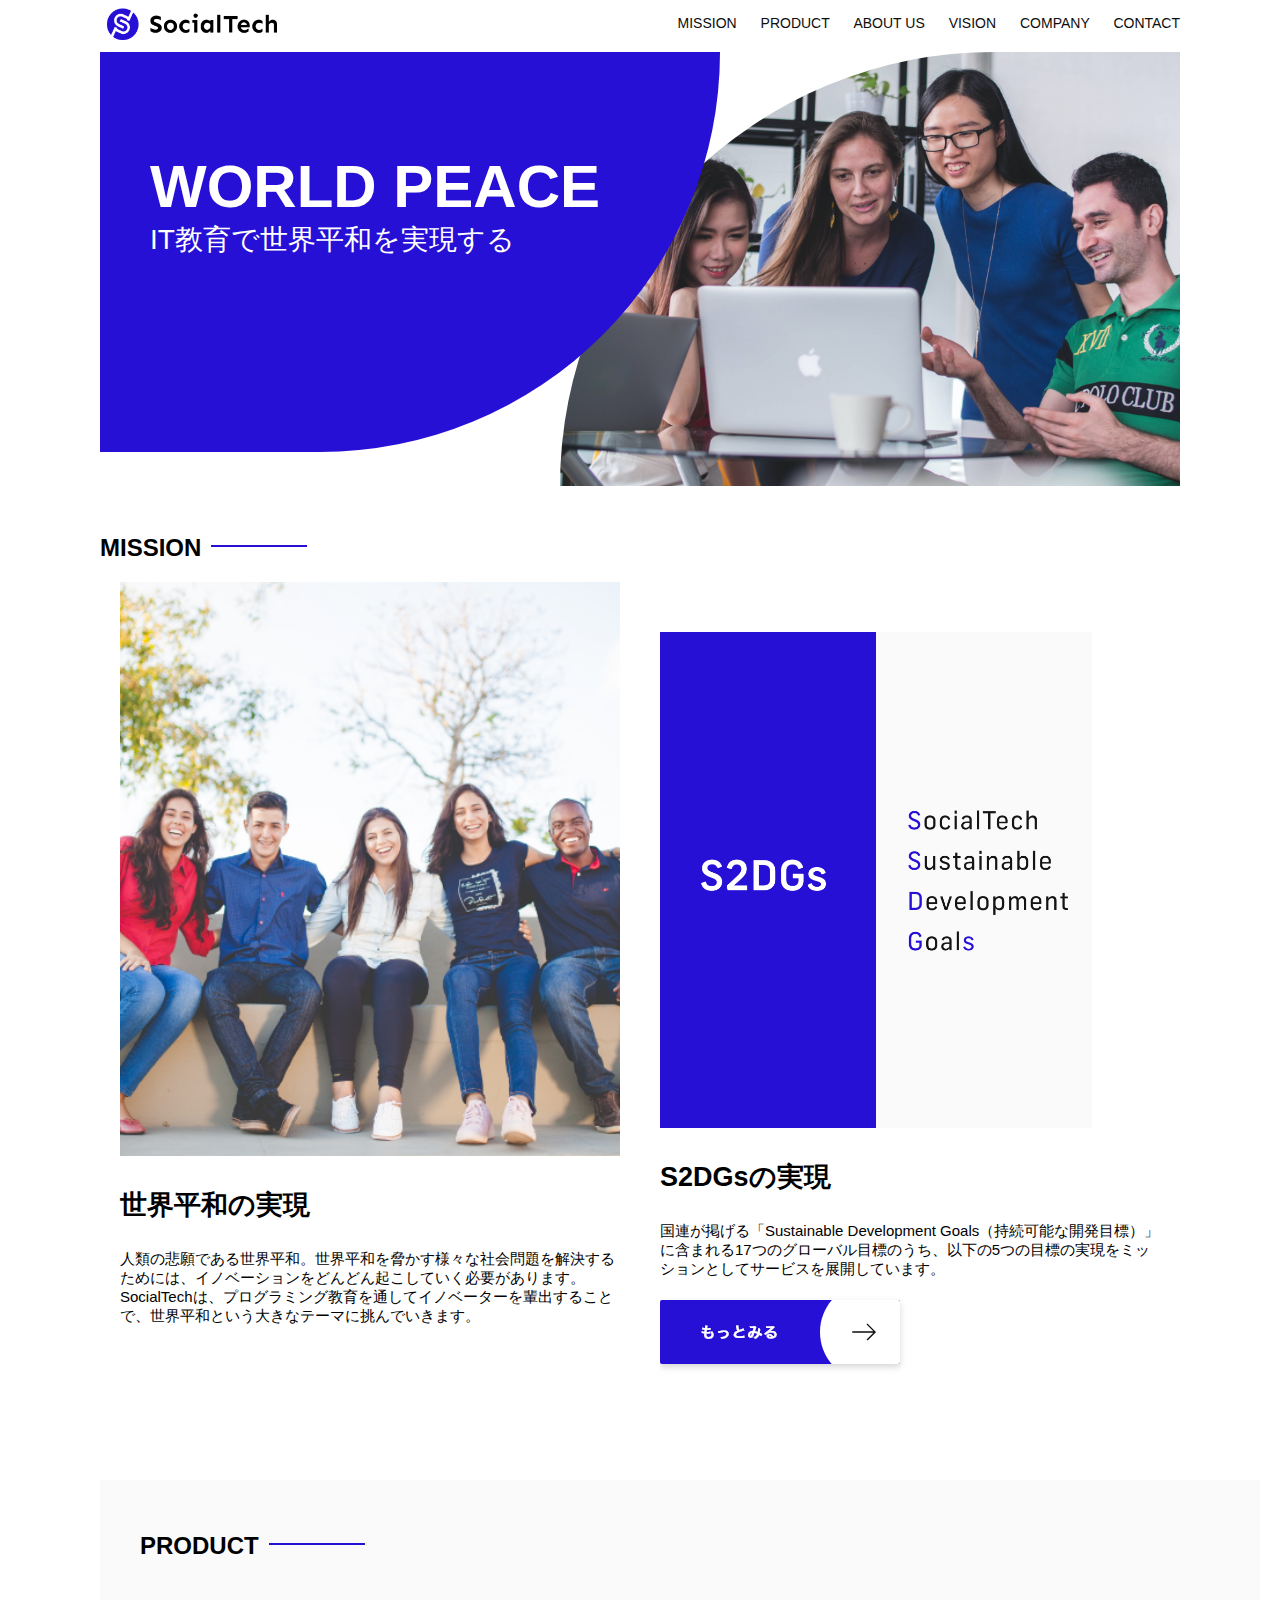
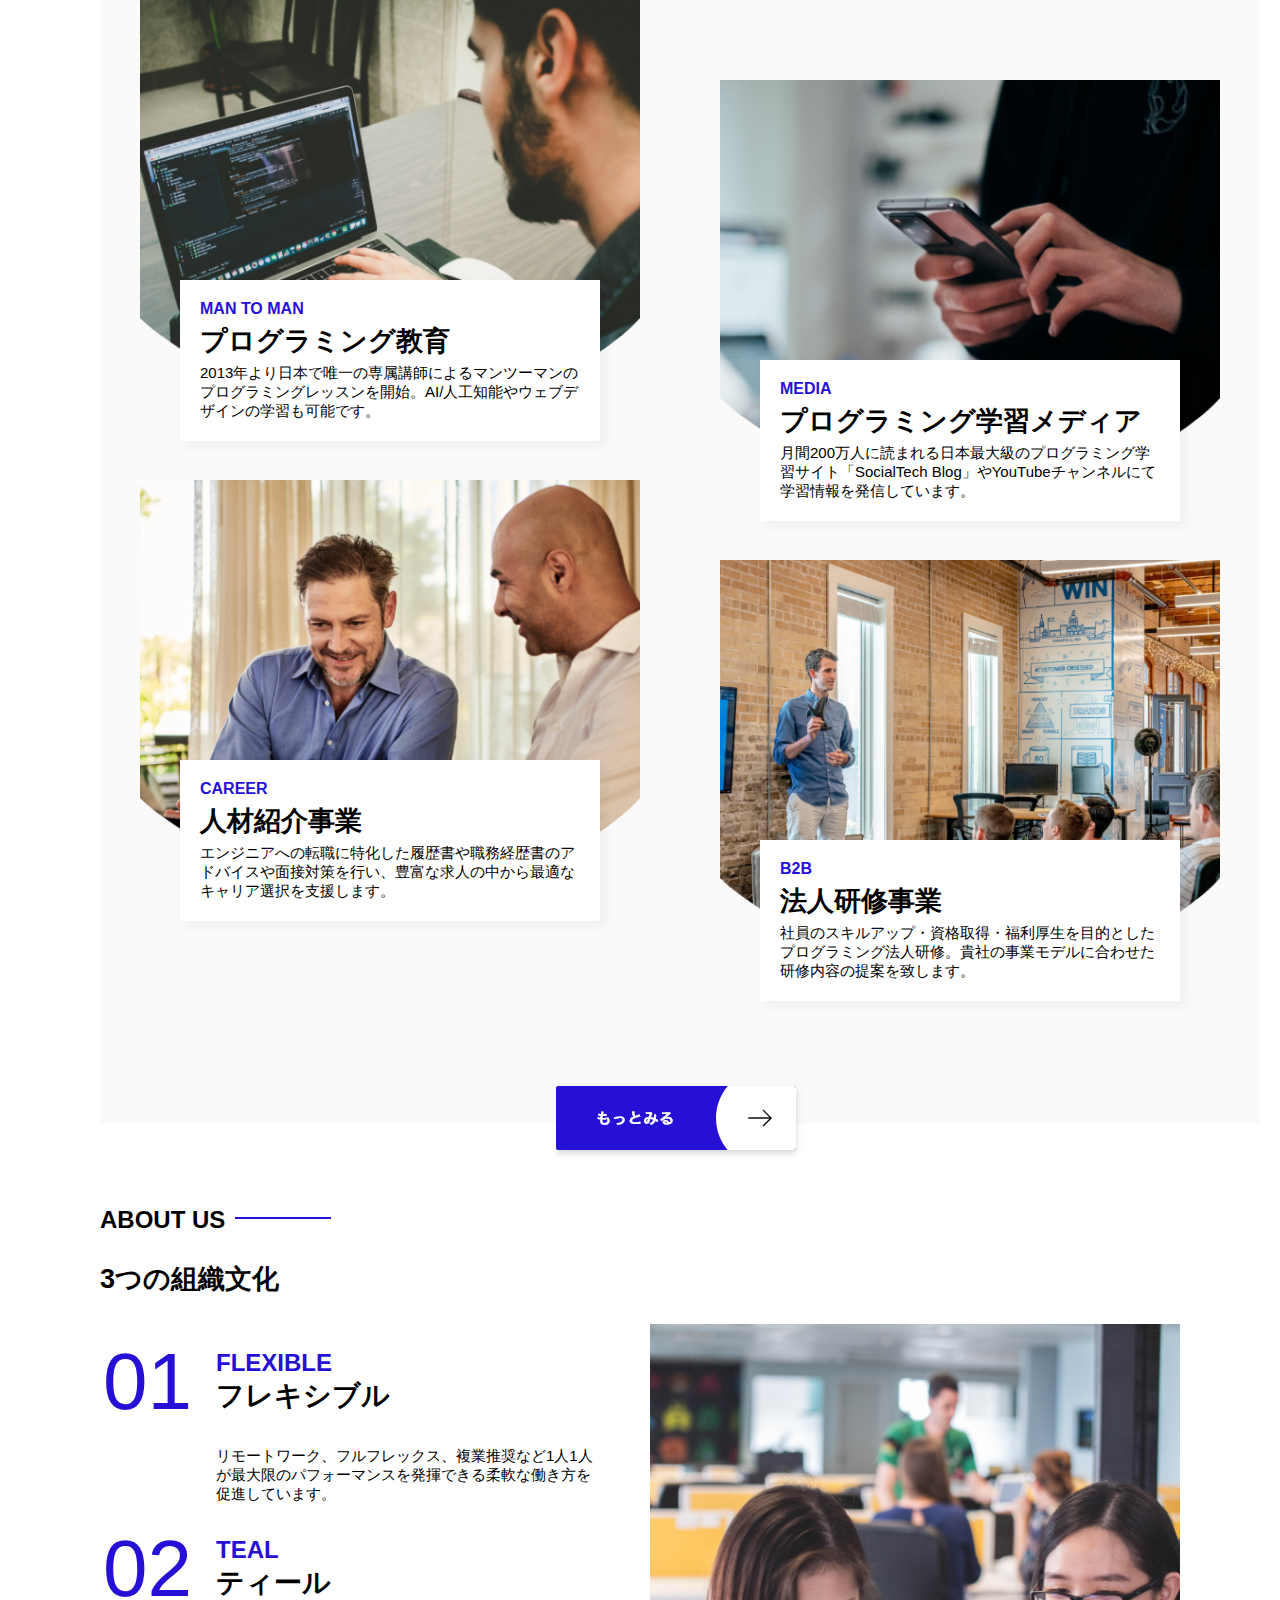
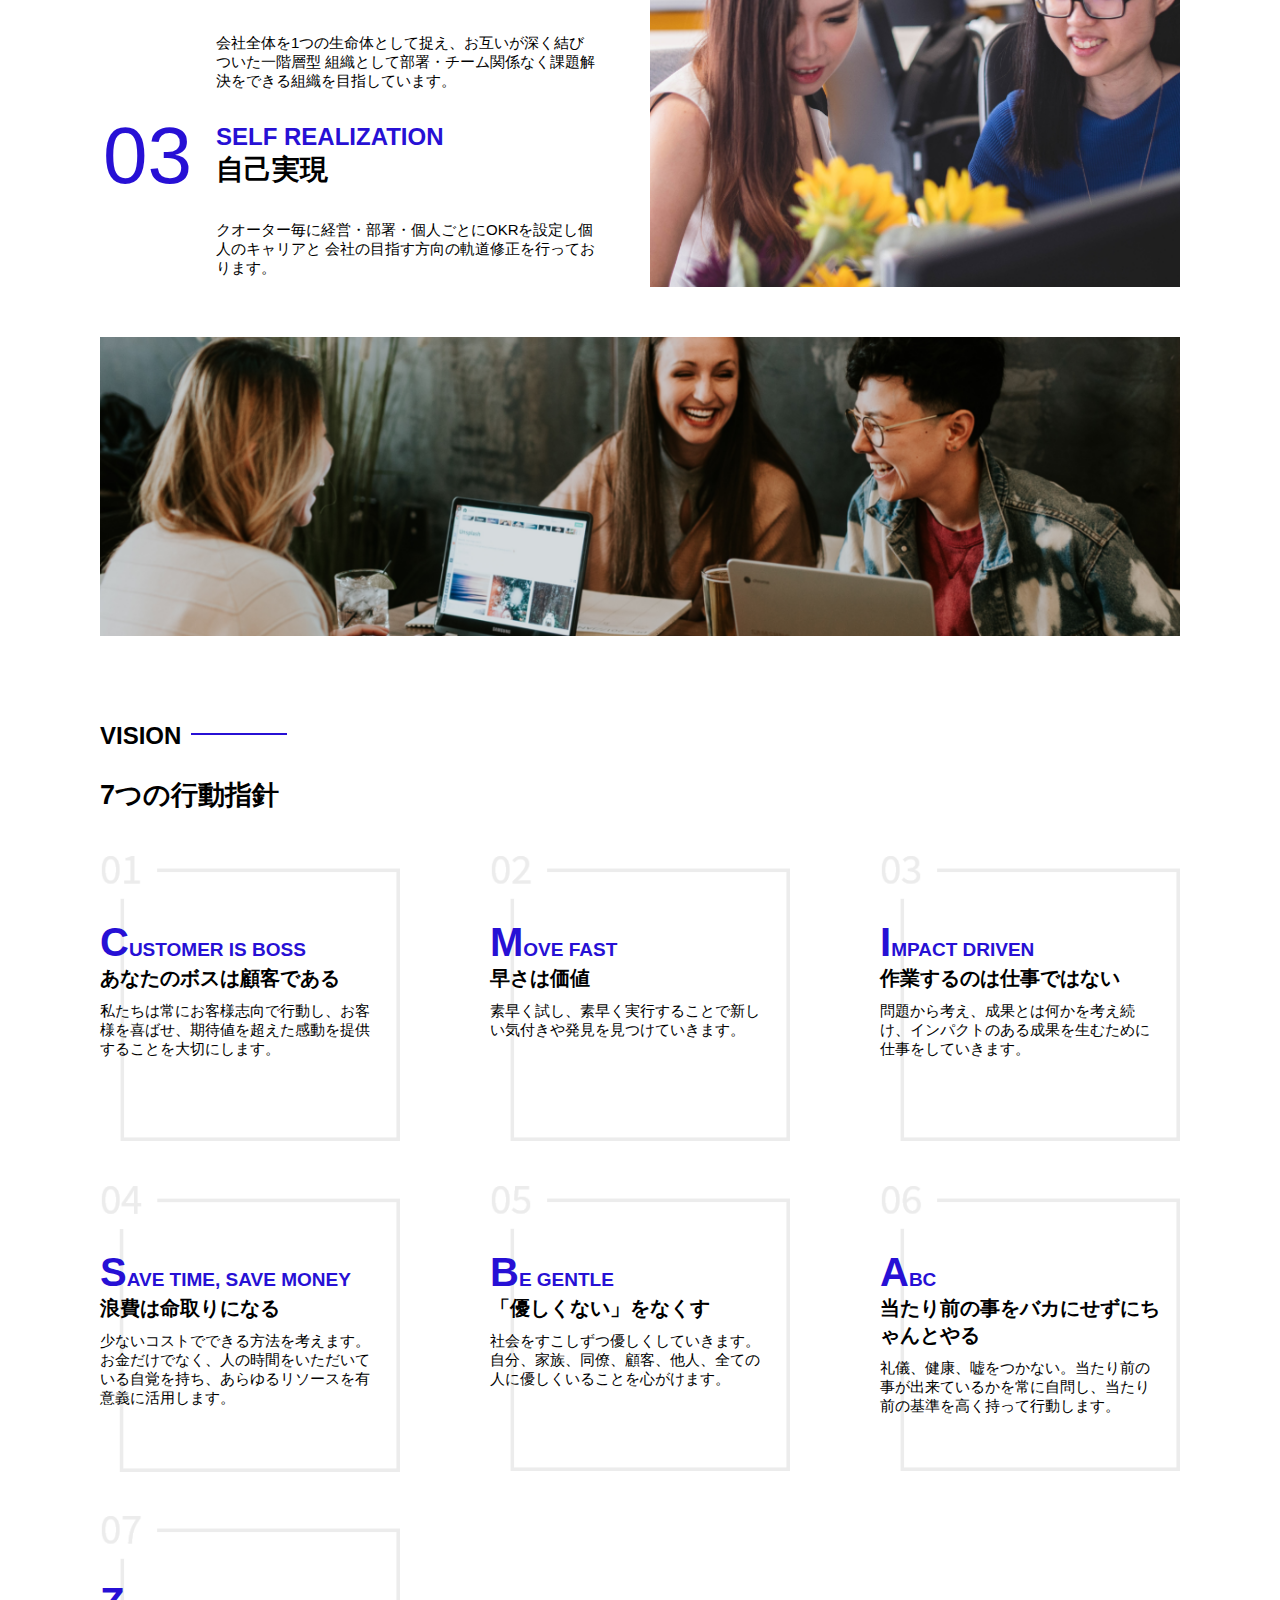
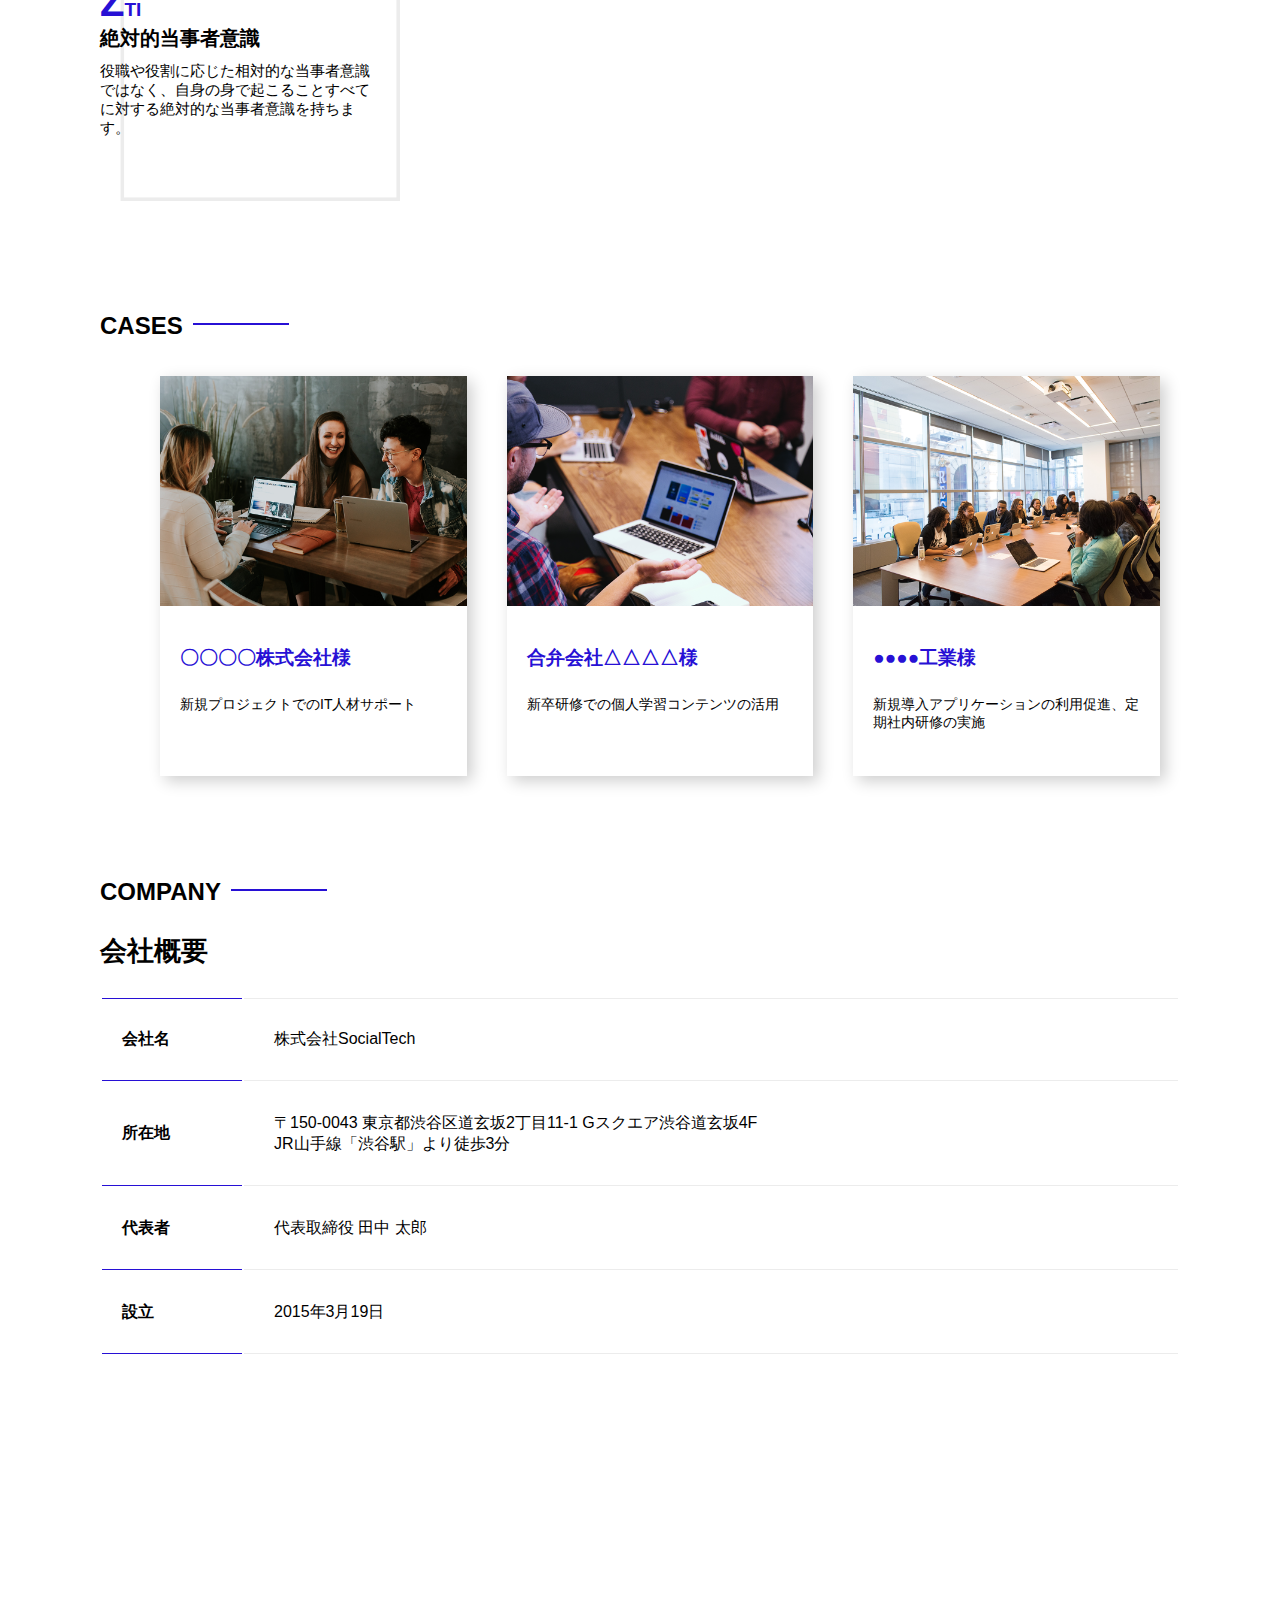
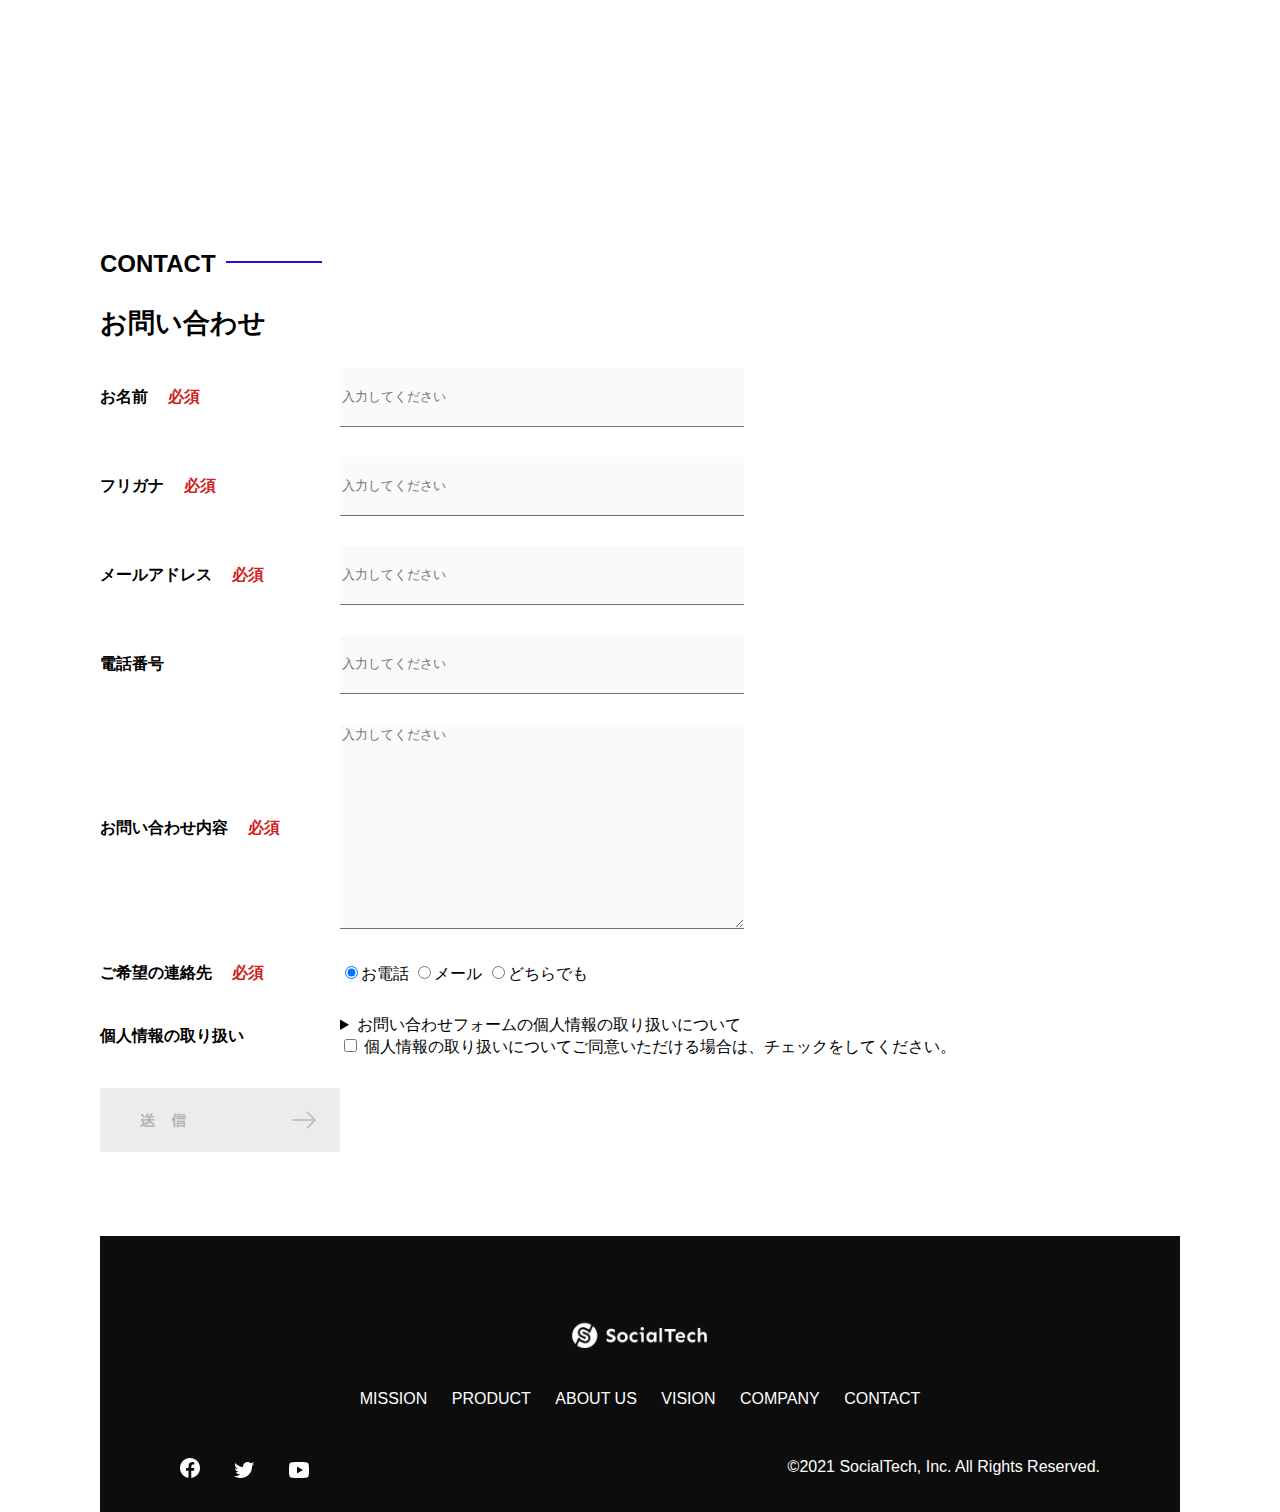
<file: kadai_012/index.html>
<!DOCTYPE html>
<html>
  <head>
    <title>SocialTech</title>
    <meta charset="UTF-8" />
    <meta
      name="description"
      content="SocialTechはEdTech業界のリーディングカンパニーを目指します。"
    />
    <meta name="viewport" content="width=device-width, initial-scale=1.0" />
    <link rel="stylesheet" href="style.css" />
  </head>
  <body>
    <!-- ヘッダー -->
    <header>
      <!-- ロゴ -->
      <a href="index.html" id="logo"
        ><img src="images/logo.png" alt="トップページに戻る"
      /></a>

      <!-- PC用ナビゲーション -->
      <nav id="nav-pc">
        <a href="mission.html">MISSION</a>
        <a href="product.html">PRODUCT</a>
        <a href="index.html#aboutus">ABOUT US</a>
        <a href="index.html#vision">VISION</a>
        <a href="index.html#company">COMPANY</a>
        <a href="index.html#contact">CONTACT</a>
      </nav>
    </header>
    <main>
      <article>
        <!-- メインビジュアル -->
        <section id="main-visual">
          <div id="main-message">
            <h1>WORLD PEACE</h1>
            <p>IT教育で世界平和を実現する</p>
          </div>
          <img
            src="images/index/index-main.png"
            alt="PCの周りに集まる多国籍の仲間たち"
          />
        </section>
        <!--ミッション-->
        <section id="mission">
          <h2 class="index-h2">MISSION</h2>
          <div id="mission-flex">
            <div>
              <img
                id="mission-photo"
                src="images/index/index-mission.png"
                alt="屋外のベンチで写真を撮影する多国籍の仲間たち"
              />
              <h3>世界平和の実現</h3>
              <p>
                人類の悲願である世界平和。世界平和を脅かす様々な社会問題を解決するためには、イノベーションをどんどん起こしていく必要があります。SocialTechは、プログラミング教育を通してイノベーターを輩出することで、世界平和という大きなテーマに挑んでいきます。
              </p>
            </div>
            <div>
              <img id="s2dgs" src="images/index/s2dgs.png" alt="S2DGs" />
              <h3>S2DGsの実現</h3>
              <p>
                国連が掲げる「Sustainable Development
                Goals（持続可能な開発目標）」に含まれる17つのグローバル目標のうち、以下の5つの目標の実現をミッションとしてサービスを展開しています。
              </p>
              <a href="mission.html">
                <img src="images/button-more.png" alt="もっとみる" />
              </a>
            </div>
          </div>
        </section>
        <!-- プロダクト -->
        <section id="product">
          <h2 class="index-h2">PRODUCT</h2>
          <div>
            <div id="product-left">
              <div>
                <img
                  class="product-photo"
                  src="images/index/index-mantoman.png"
                  alt="PCでコードを書く男性"
                />
                <div class="product-explain">
                  <span>MAN TO MAN</span>
                  <h3>プログラミング教育</h3>
                  <p>
                    2013年より日本で唯一の専属講師によるマンツーマンのプログラミングレッスンを開始。AI/人工知能やウェブデザインの学習も可能です。
                  </p>
                </div>
              </div>
              <div>
                <img
                  class="product-photo"
                  src="images/index/index-career.png"
                  alt="笑顔で話し合う2人の男性"
                />
                <div class="product-explain">
                  <span>CAREER</span>
                  <h3>人材紹介事業</h3>
                  <p>
                    エンジニアへの転職に特化した履歴書や職務経歴書のアドバイスや面接対策を行い、豊富な求人の中から最適なキャリア選択を支援します。
                  </p>
                </div>
              </div>
            </div>
            <div id="product-right">
              <div>
                <img
                  class="product-photo"
                  src="images/index/index-media.png"
                  alt="スマートフォンを操作する人"
                />
                <div class="product-explain">
                  <span>MEDIA</span>
                  <h3>プログラミング学習メディア</h3>
                  <p>
                    月間200万人に読まれる日本最大級のプログラミング学習サイト「SocialTech
                    Blog」やYouTubeチャンネルにて学習情報を発信しています。
                  </p>
                </div>
              </div>
              <div>
                <img
                  class="product-photo"
                  src="images/index/index-b2b.png"
                  alt="講演中の男性とそれを聴く人々"
                />
                <div class="product-explain">
                  <span>B2B</span>
                  <h3>法人研修事業</h3>
                  <p>
                    社員のスキルアップ・資格取得・福利厚生を目的としたプログラミング法人研修。貴社の事業モデルに合わせた研修内容の提案を致します。
                  </p>
                </div>
              </div>
            </div>
          </div>
          <div>
            <a id="product-more" href="product.html">
              <img src="images/button-more.png" alt="もっとみる" />
            </a>
          </div>
        </section>
        <!---ABOUT US-->
        <section id="aboutus">
          <h2 class="index-h2">ABOUT US</h2>
          <h3>3つの組織文化</h3>
          <div>
            <table class="culture-table">
              <tr>
                <td>
                  <span class="culture-num">01</span>
                </td>
                <td>
                  <span class="culture-en">FLEXIBLE</span>
                  <span class="culture-jp">フレキシブル</span>
                </td>
              </tr>
              <tr>
                <td>
                  <!--空のセル-->
                </td>
                <td>
                  <p class="culture-description">
                    リモートワーク、フルフレックス、複業推奨など1人1人が最大限のパフォーマンスを発揮できる柔軟な働き方を促進しています。
                  </p>
                </td>
              </tr>
              <tr>
                <td>
                  <span class="culture-num">02</span>
                </td>
                <td>
                  <span class="culture-en">TEAL</span>
                  <span class="culture-jp">ティール</span>
                </td>
              </tr>
              <tr>
                <td>
                  <!--空のセル-->
                </td>
                <td>
                  <p class="culture-description">
                    会社全体を1つの生命体として捉え、お互いが深く結びついた一階層型
                    組織として部署・チーム関係なく課題解決をできる組織を目指しています。
                  </p>
                </td>
              </tr>
              <tr>
                <td>
                  <span class="culture-num">03</span>
                </td>
                <td>
                  <span class="culture-en">SELF REALIZATION</span>
                  <span class="culture-jp">自己実現</span>
                </td>
              </tr>
              <tr>
                <td>
                  <!--空のセル-->
                </td>
                <td>
                  <p class="culture-description">
                    クオーター毎に経営・部署・個人ごとにOKRを設定し個人のキャリアと
                    会社の目指す方向の軌道修正を行っております。
                  </p>
                </td>
              </tr>
            </table>
            <img
              class="culture-img"
              src="images/index/index-aboutus1.png"
              alt="笑顔で話し合う2人の女性"
            />
          </div>
          <img
            class="culture-img2"
            src="images/index/index-aboutus2.png"
            alt="笑顔で話し合う3人の男女"
          />
        </section>
        <!-- VISION -->
        <section id="vision">
          <h2 class="index-h2">VISION</h2>
          <h3>7つの行動指針</h3>
          <div>
            <div class="vision-box">
              <img src="images/index/vision-01.png" alt="01" />
              <span>
                <h4>CUSTOMER IS BOSS</h4>
                <h5>あなたのボスは顧客である</h5>
                <p>
                  私たちは常にお客様志向で行動し、お客様を喜ばせ、期待値を超えた感動を提供することを大切にします。
                </p>
              </span>
            </div>
            <div class="vision-box">
              <img src="images/index/vision-02.png" alt="02" />
              <span>
                <h4>MOVE FAST</h4>
                <h5>早さは価値</h5>
                <p>
                  素早く試し、素早く実行することで新しい気付きや発見を見つけていきます。
                </p>
              </span>
            </div>
            <div class="vision-box">
              <img src="images/index/vision-03.png" alt="03" />
              <span>
                <h4>IMPACT DRIVEN</h4>
                <h5>作業するのは仕事ではない</h5>
                <p>
                  問題から考え、成果とは何かを考え続け、インパクトのある成果を生むために仕事をしていきます。
                </p>
              </span>
            </div>
            <div class="vision-box">
              <img src="images/index/vision-04.png" alt="04" />
              <span>
                <h4>SAVE TIME, SAVE MONEY</h4>
                <h5>浪費は命取りになる</h5>
                <p>
                  少ないコストでできる方法を考えます。お金だけでなく、人の時間をいただいている自覚を持ち、あらゆるリソースを有意義に活用します。
                </p>
              </span>
            </div>
            <div class="vision-box">
              <img src="images/index/vision-05.png" alt="05" />
              <span>
                <h4>BE GENTLE</h4>
                <h5>「優しくない」をなくす</h5>
                <p>
                  社会をすこしずつ優しくしていきます。自分、家族、同僚、顧客、他人、全ての人に優しくいることを心がけます。
                </p>
              </span>
            </div>
            <div class="vision-box">
              <img src="images/index/vision-06.png" alt="06" />
              <span>
                <h4>ABC</h4>
                <h5>当たり前の事をバカにせずにちゃんとやる</h5>
                <p>
                  礼儀、健康、嘘をつかない。当たり前の事が出来ているかを常に自問し、当たり前の基準を高く持って行動します。
                </p>
              </span>
            </div>
            <div class="vision-box">
              <img src="images/index/vision-07.png" alt="07">
              <span>
                <h4>ZTI</h4>
                <h5>絶対的当事者意識</h5>
                <p>
                  役職や役割に応じた相対的な当事者意識ではなく、自身の身で起こることすべてに対する絶対的な当事者意識を持ちます。
                </p>
              </span>
            </div>
          </div>
        </section>
        <!-- CASES -->
        <section id="cases">
          <h2 class="index-h2">CASES</h2>
          <ul>
            <li class="case-card">
              <img class="case-img" src="images/index/case-1.png" alt="仲良く語り合う3人">
              <div class="case-info">
                <h4 class="case-name">〇〇〇〇株式会社様</h4>
                <p class="case-content">新規プロジェクトでのIT人材サポート</p>
              </div>
            </li>
            <li class="case-card">
              <img class="case-img" src="images/index/case-2.png" alt="PCでコンテンツを見る">
              <div class="case-info">
                <h4 class="case-name">合弁会社△△△△様</h4>
                <p class="case-content">新卒研修での個人学習コンテンツの活用</p>
              </div>
            </li>
            <li class="case-card">
              <img class="case-img" src="images/index/case-3.png" alt="社内研修中の会議室">
              <div class="case-info">
                <h4 class="case-name">●●●●工業様</h4>
                <p class="case-content">新規導入アプリケーションの利用促進、定期社内研修の実施</p>
              </div>
            </li>
          </ul>
        </section>

        <!-- COMPANY -->
        <section id="company">
          <h2 class="index-h2">COMPANY</h2>
          <h3>会社概要</h3>
          <table id="company-table">
            <tr>
              <th class="tableheader-first">会社名</th>
              <td class="cell-first">株式会社SocialTech</td>
            </tr>
            <tr>
              <th class="tableheader">所在地</th>
              <td class="cell">
                〒150-0043 東京都渋谷区道玄坂2丁目11-1 Gスクエア渋谷道玄坂4F<br />JR山手線「渋谷駅」より徒歩3分
              </td>
            </tr>
            <tr>
              <th class="tableheader">代表者</th>
              <td class="cell">代表取締役 田中 太郎</td>
            </tr>
            <tr>
              <th class="tableheader">設立</th>
              <td class="cell">2015年3月19日</td>
            </tr>
          </table>
          <iframe
            src="https://www.google.com/maps/embed?pb=!1m18!1m12!1m3!1d3241.7759544892483!2d139.69399665123464!3d35.65789123876098!2m3!1f0!2f0!3f0!3m2!1i1024!2i768!4f13.1!3m3!1m2!1s0x60188caa0042e8d1%3A0xba130bea826a7aa2!2z44CSMTUwLTAwNDMg5p2x5Lqs6YO95riL6LC35Yy66YGT546E5Z2C77yS5LiB55uu77yR77yR4oiS77yR!5e0!3m2!1sja!2sjp!4v1636872991912!5m2!1sja!2sjp"
            style="border: 0"
            allowfullscreen=""
            loading="lazy"
          >
          </iframe>
        </section>
        <!-- お問い合わせフォーム -->
        <section id="contact">
          <h2 class="index-h2">CONTACT</h2>
          <h3>お問い合わせ</h3>
          <form>
            <div>
              <div class="contact-heading">
                <label class="contact-label"
                  >お名前<span class="contact-span">必須</span></label
                >
              </div>
              <div class="contact-form">
                <input
                  type="text"
                  name="name"
                  placeholder="入力してください"
                  class="contact-textbox"
                />
              </div>
            </div>
            <div>
              <div class="contact-heading">
                <label class="contact-label"
                  >フリガナ<span class="contact-span">必須</span></label
                >
              </div>
              <div>
                <input
                  type="text"
                  name="hurigana"
                  placeholder="入力してください"
                  class="contact-textbox"
                />
              </div>
            </div>
            <div>
              <div class="contact-heading">
                <label class="contact-label"
                  >メールアドレス<span class="contact-span">必須</span></label
                >
              </div>
              <div>
                <input
                  type="text"
                  name="email"
                  placeholder="入力してください"
                  class="contact-textbox"
                />
              </div>
            </div>
            <div>
              <div class="contact-heading">
                <label class="contact-label">電話番号</label>
              </div>
              <div>
                <input
                  type="text"
                  name="tel"
                  placeholder="入力してください"
                  class="contact-textbox"
                />
              </div>
            </div>
            <div>
              <div class="contact-heading">
                <label class="contact-label"
                  >お問い合わせ内容<span class="contact-span">必須</span></label
                >
              </div>
              <div>
                <textarea
                  class="contact-textarea"
                  placeholder="入力してください"
                  name="message"
                ></textarea>
              </div>
            </div>
            <div>
              <div class="contact-heading">
                <label class="contact-label"
                  >ご希望の連絡先<span class="contact-span">必須</span></label
                >
              </div>
              <div>
                <input
                  class="radiobutton"
                  type="radio"
                  value="tel"
                  name="contact"
                  checked
                /><label>お電話</label>
                <input
                  class="radiobutton"
                  type="radio"
                  value="mail"
                  name="contact"
                /><label>メール</label>
                <input
                  class="radiobutton"
                  type="radio"
                  value="both"
                  name="contact"
                /><label>どちらでも</label>
              </div>
            </div>
            <div>
              <div class="contact-heading">
                <label class="contact-label">個人情報の取り扱い</label>
              </div>
              <div>
                <details>
                  <summary>
                    お問い合わせフォームの個人情報の取り扱いについて
                  </summary>
                  <div>
                    <span>１．組織の名称又は氏名</span><br />
                    株式会社SocialTech<br /><br />
                    <span
                      >２．個人情報保護管理者（若しくはその代理人）の氏名又は職名、所属及び連絡先
                      鈴木 一郎 コーポレート部</span
                    ><br />
                    メールアドレス：support@socialtech.net<br />
                    TEL：03-xxxx-xxxx<br />
                    <span>３．個人情報の利用目的</span><br />
                    ・本サービス及び本サービスに関連する情報の提供又はそれらに関する連絡のため<br />
                    ・ユーザーの本人確認のため<br />
                    ・当社サービスのご案内のため<br />
                    ・当社の商品等の広告または宣伝（電子メールによるものを含むものとします。）<br /><br />
                    <span>４．個人情報の取り扱い業務の委託</span><br />
                    個人情報の取扱業務の全部または一部を外部に業務委託する場合があります。<br />
                    その際、弊社は、個人情報を適切に保護できる管理体制を敷き実行していることを条件として<br />
                    委託先を厳選したうえで、機密保持契約を委託先と締結し、お客様の個人情報を厳密に管理させます。<br /><br />
                    <span>５．個人情報の開示等の請求</span><br />
                    お客様は、弊社に対してご自身の個人情報の開示等（利用目的の通知、開示、内容の訂正・追加・削除、利用の停止または消去、第三者への提供の停止）に関して、当社問合わせ窓口に申し出ることができます。<br />
                    その際、弊社はお客様ご本人を確認させていただいたうえで、合理的な期間内に対応いたします。<br /><br />
                    なお、個人情報に関する弊社問合わせ先は、次の通りです。<br /><br />
                    株式会社SocialTech　個人情報問合せ窓口<br />
                    〒150-0043　東京都渋谷区道玄坂2丁目11-1 Ｇスクエア渋谷道玄坂
                    4F<br />
                    メールアドレス：support@socialtech.net　TEL：03-xxxx-xxxx<br /><br />
                    <span>６．個人情報を提供されることの任意性について</span
                    ><br /><br />
                    お客様がご自身の個人情報を弊社に提供されるか否かは、お客様のご判断によりますが、もしご提供されない場合には、適切なサービスが提供できない場合がありますので予めご了承ください。
                  </div>
                </details>
                <input type="checkbox" name="agree" />
                <span
                  >個人情報の取り扱いについてご同意いただける場合は、チェックをしてください。</span
                >
              </div>
            </div>
            <input
              type="image"
              value="Submit"
              src="images/button-submit.png"
              alt="送信する"
            />
          </form>
        </section>
      </article>
      <footer>
        <div id="footer-logo">
          <img src="images/logo-sp.png" alt="SocialTech" />
        </div>
        <div id="footer-link">
          <a href="mission.html">MISSION</a>
          <a href="product.html">PRODUCT</a>
          <a href="index.html#aboutus">ABOUT US</a>
          <a href="index.html#vision">VISION</a>
          <a href="index.html#company">COMPANY</a>
          <a href="index.html#contact">CONTACT</a>
        </div>
        <div id="sns-footer">
          <a href="https://www.facebook.com/sejuku2013"
            ><img src="images/button-facebook.png" alt="Facebookのリンク"
          /></a>
          <a href="https://twitter.com/samuraijuku"
            ><img src="images/button-twitter.png" alt="Twitterのリンク"
          /></a>
          <a href="https://www.youtube.com/channel/UCCFOQO5aDK0xXam4cUQXT8g"
            ><img src="images/button-youtube.png" alt="YouTubeのリンク"
          /></a>
          <span id="copyright"
            >&copy;2021 SocialTech, Inc. All Rights Reserved.
          </span>
        </div>
      </footer>
    </main>
  </body>
</html>
</file>
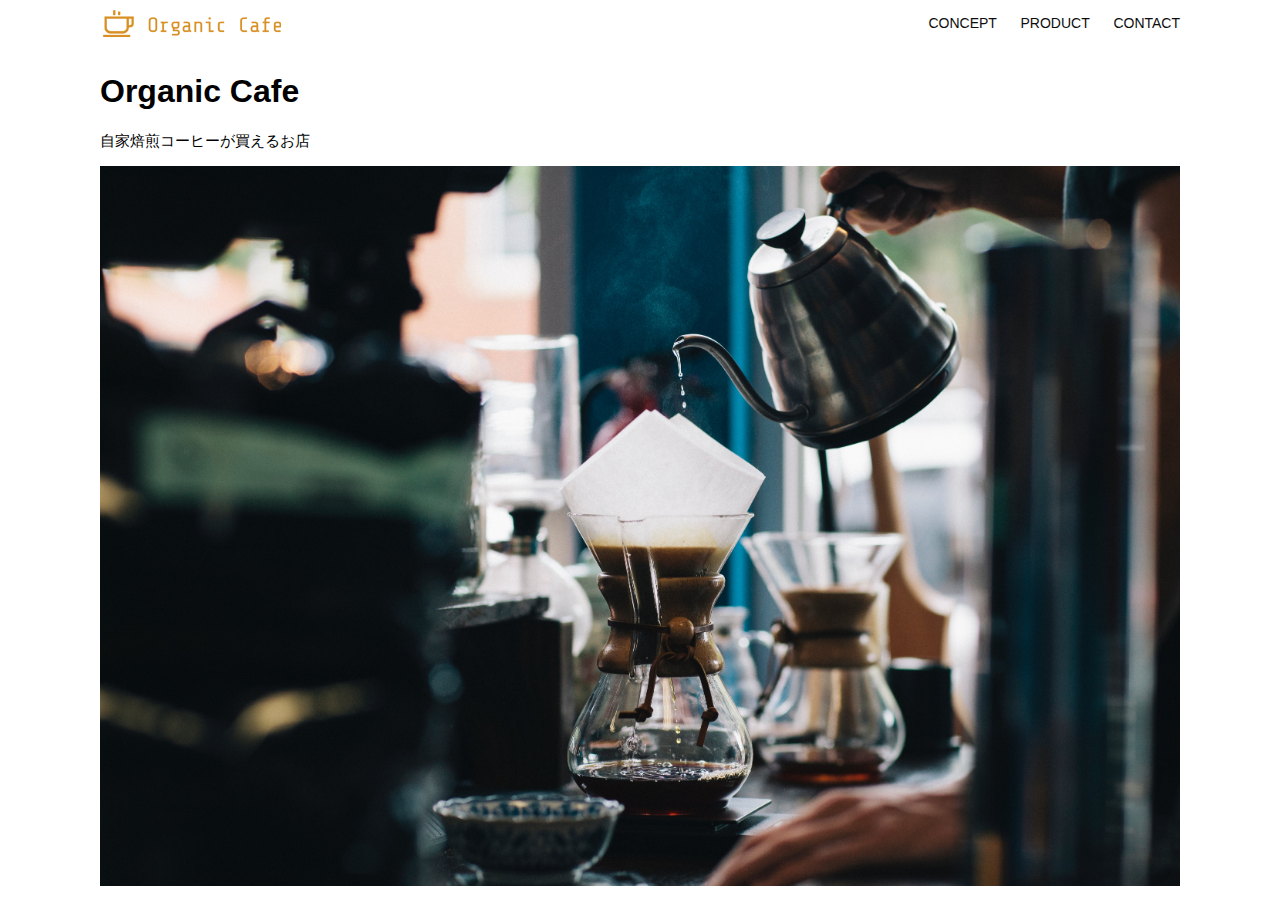
<file: kadai_013/index.html>
<!DOCTYPE html>
<html>
  <head>
    <title>Organic Cafe</title>
    <meta charset="UTF-8" />
    <meta
      name="description"
      content="自家焙煎のコーヒーがお家で楽しめるOrganic Cafe"
    />
    <meta name="viewport" content="width=device-width, initial-scale=1.0" />
    <link rel="stylesheet" href="style.css" />
  </head>
  <body>
    <!-- ヘッダー -->
    <header>
      <!-- ロゴ -->
      <a href="index.html" id="logo"
        ><img src="images/logo.png" alt="トップページに戻る"
      /></a>

      <!-- PC用ナビゲーション -->
      <nav id="nav-pc">
        <a href="index.html#concept">CONCEPT</a>
        <a href="index.html#product">PRODUCT</a>
        <a href="index.html#contact">CONTACT</a>
      </nav>

      <!-- スマホ用ナビゲーション -->
      <img id="menu-sp" src="images\button-menu.png" alt="ナビゲーションを開く" onclick="document.getElementById('nav-sp').style.display = 'block'">
      <nav id="nav-sp">
        <img id="close" src="images\button-close.png" alt="ナビゲーションを閉じる" onclick="document.getElementById('nav-sp').style.display = 'none'">
        <a id="logo-sp" href="index.html" onclick="document.getElementById('nav-sp').style.display = 'none'">
          <img src="images\logo-sp.png" alt="トップページに戻る">
        </a>
        <a class="menu" href="index.html#concept" onclick="document.getElementById('nav-sp').style.display = 'none'">CONCEPT</a>
        <a class="menu" href="index.html#product" onclick="document.getElementById('nav-sp').style.display = 'none'">PRODUCT</a>
        <a class="menu" href="index.html#contact" onclick="document.getElementById('nav-sp').style.display = 'none'">CONTACT</a>
       </nav>
    </header>
    <main>
      <article>
        <!-- メインビジュアル -->
        <section id="main-visual">
          <div id="main-message">
            <h1>Organic Cafe</h1>
            <p>自家焙煎コーヒーが買えるお店</p>
          </div>
          <img
            src="images/main-image.jpg"
            alt="コーヒーをハンドドリップで淹れる画像"
          />
        </section>
      </article>
    </main>
  </body>
</html>
</file>
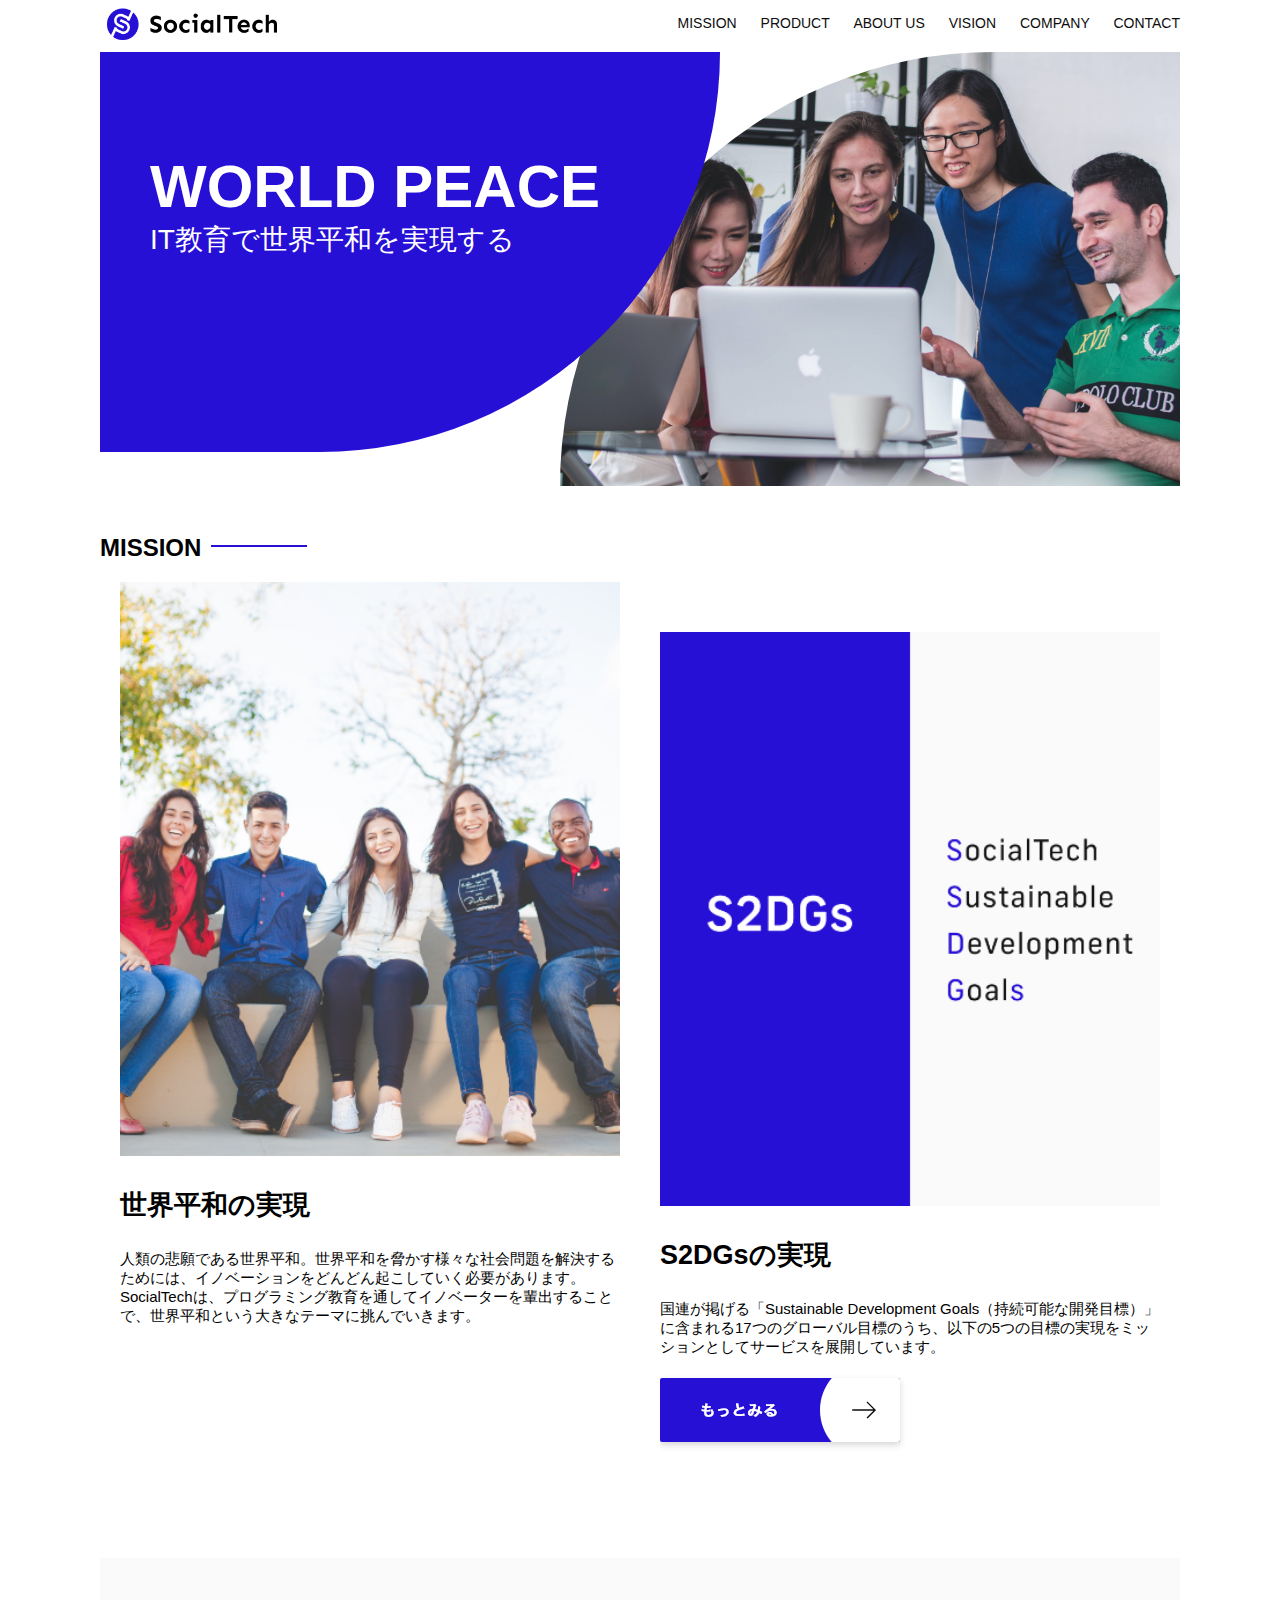
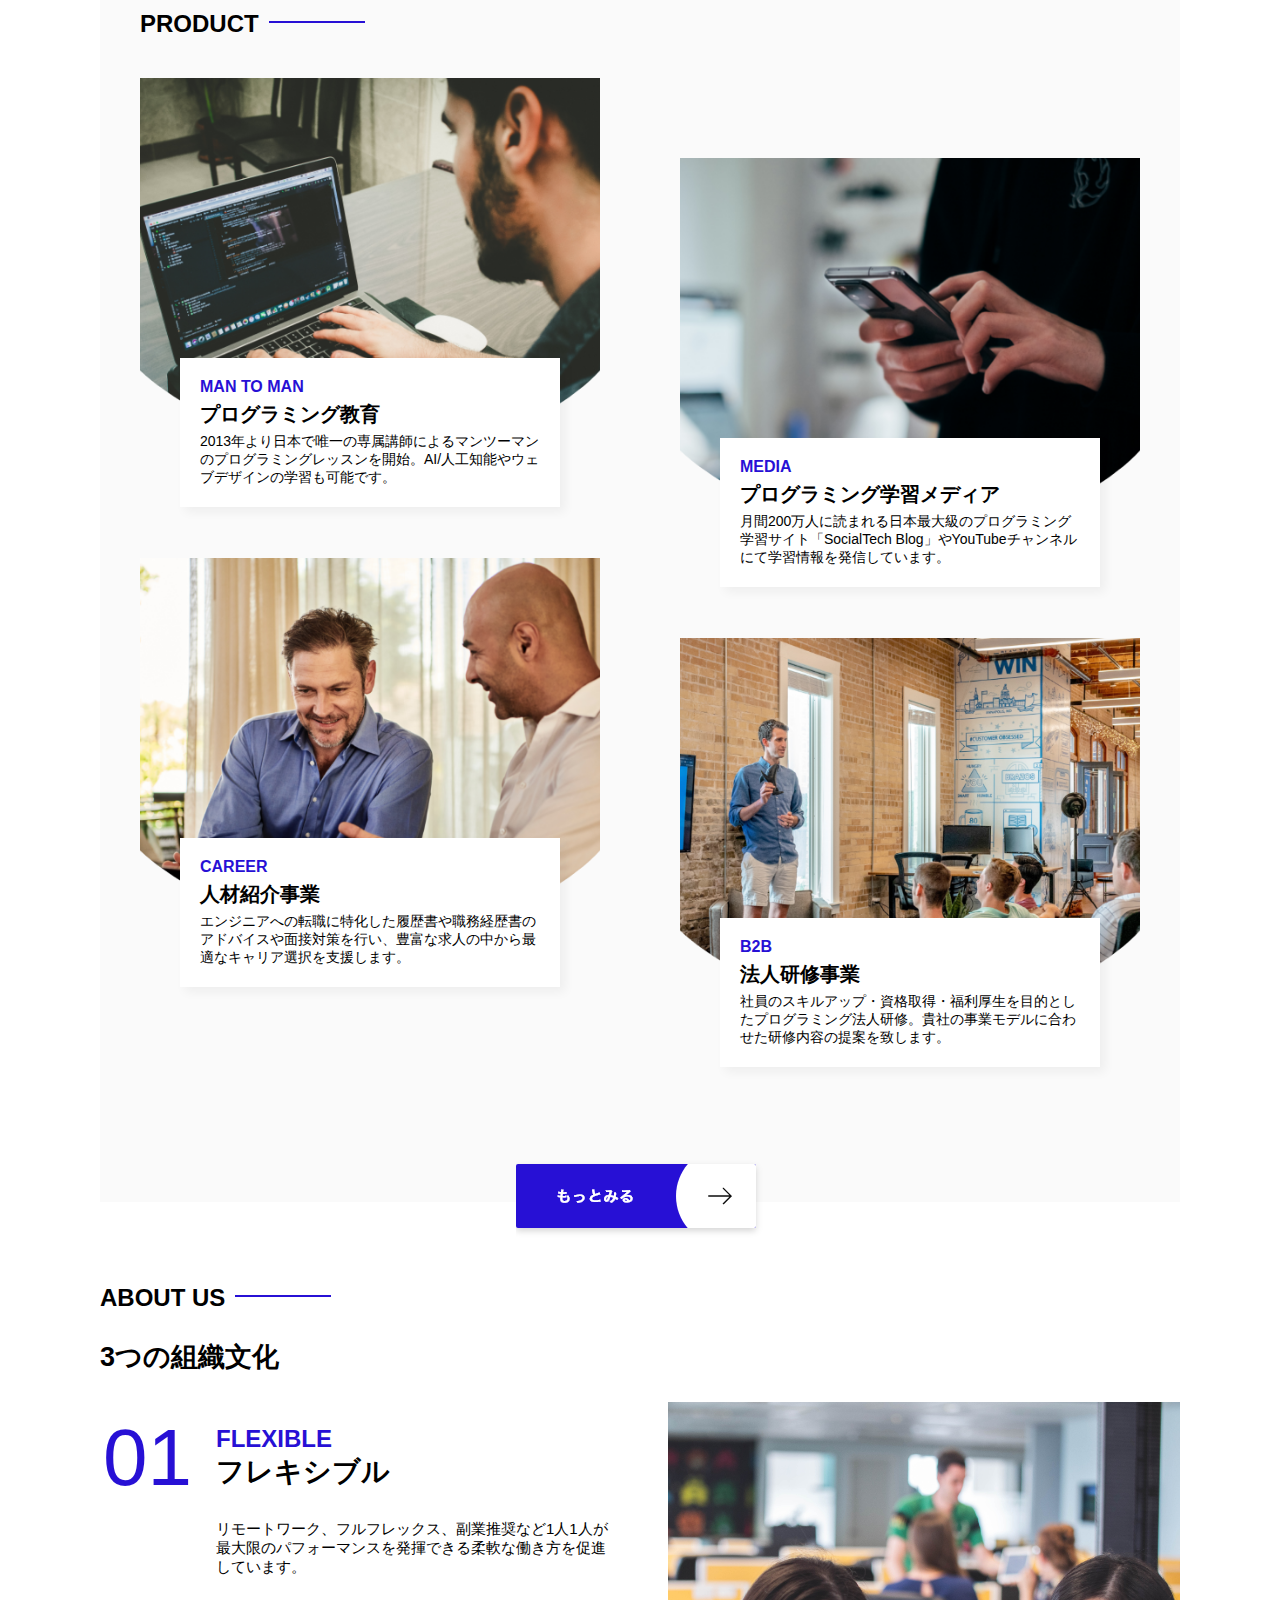
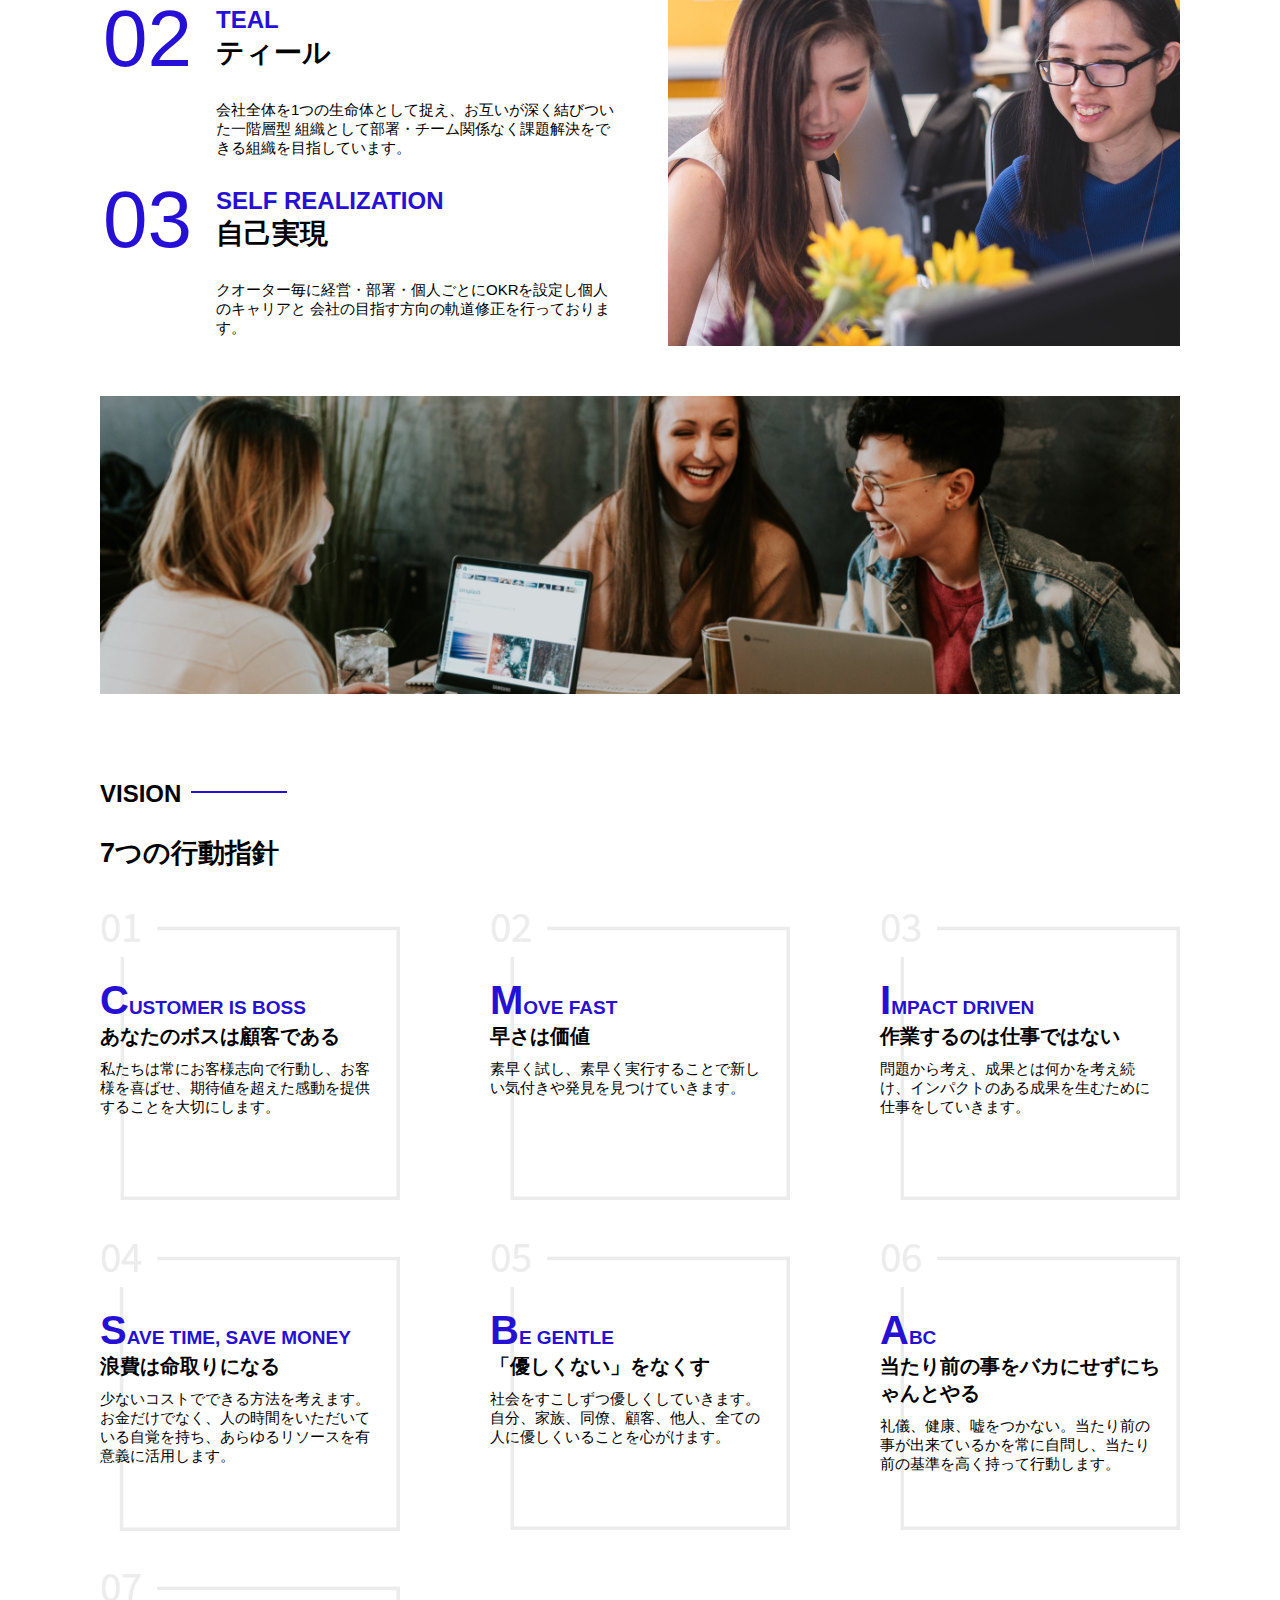
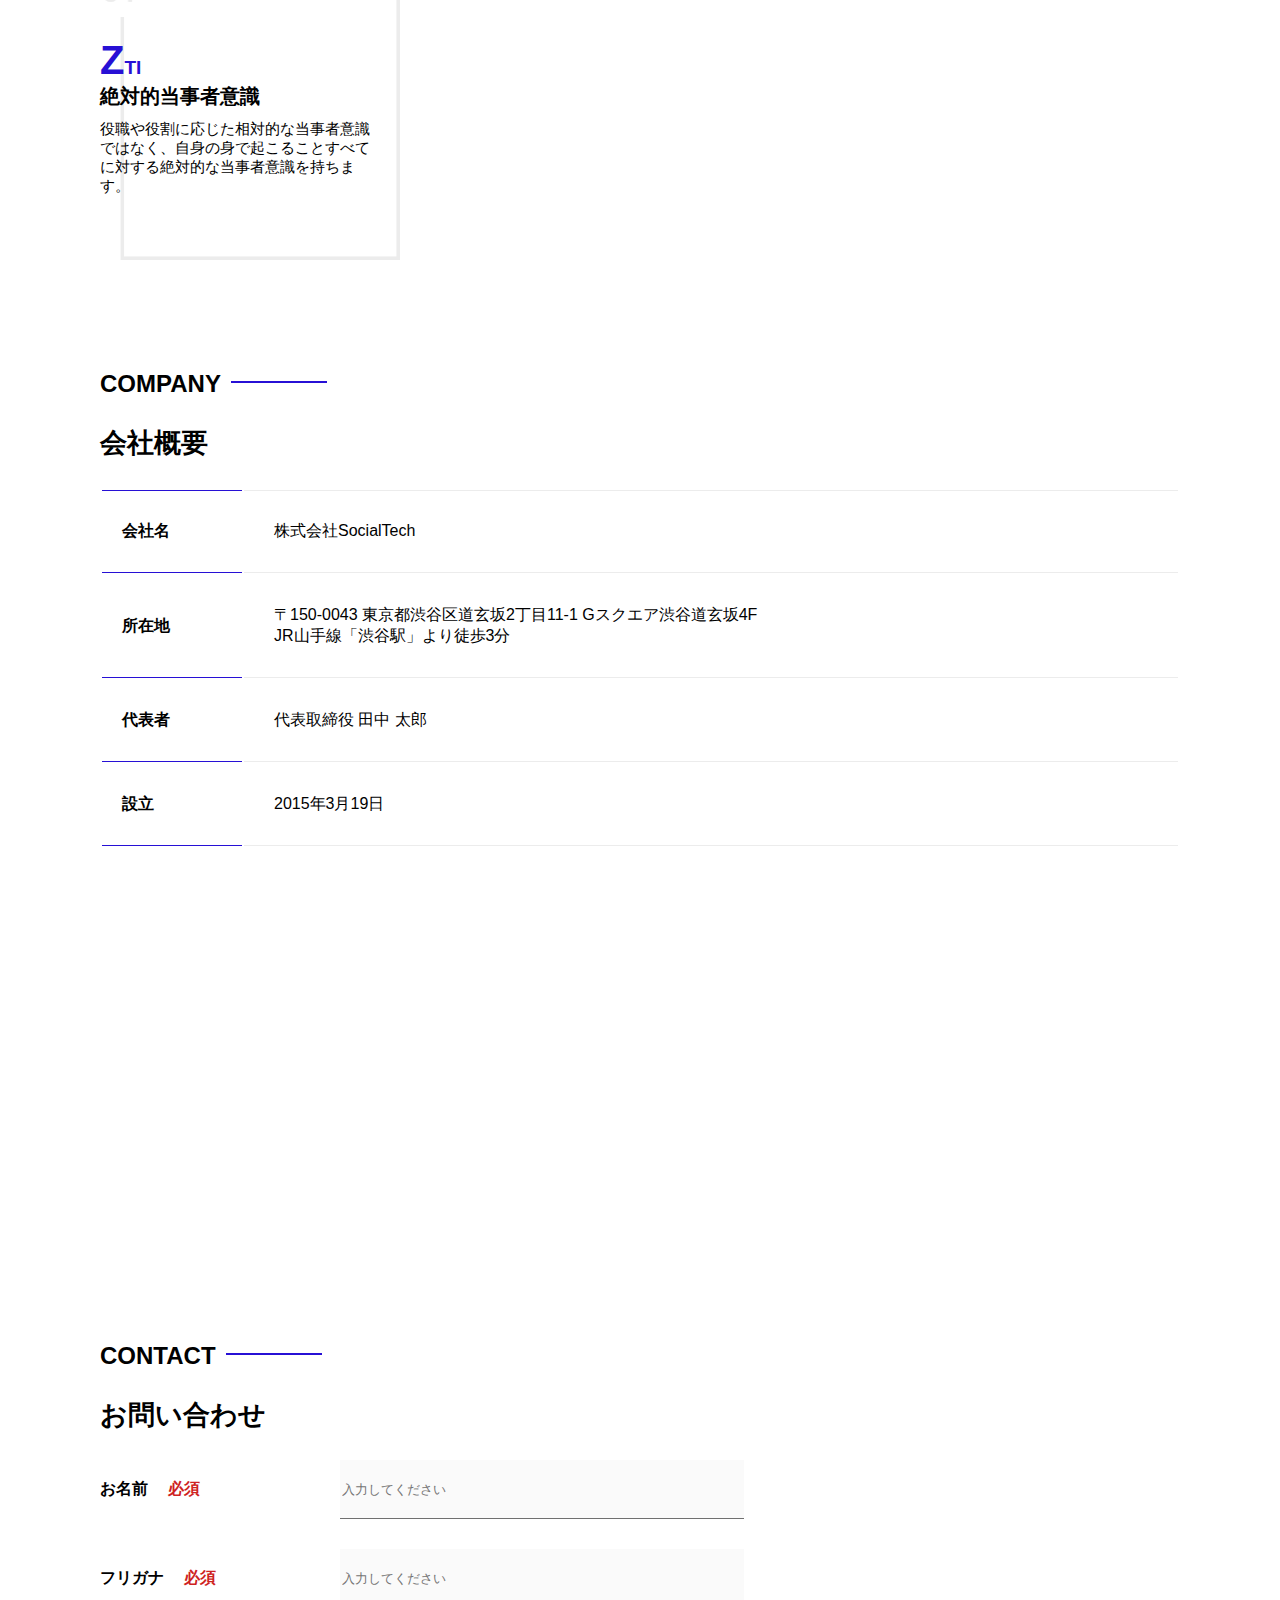
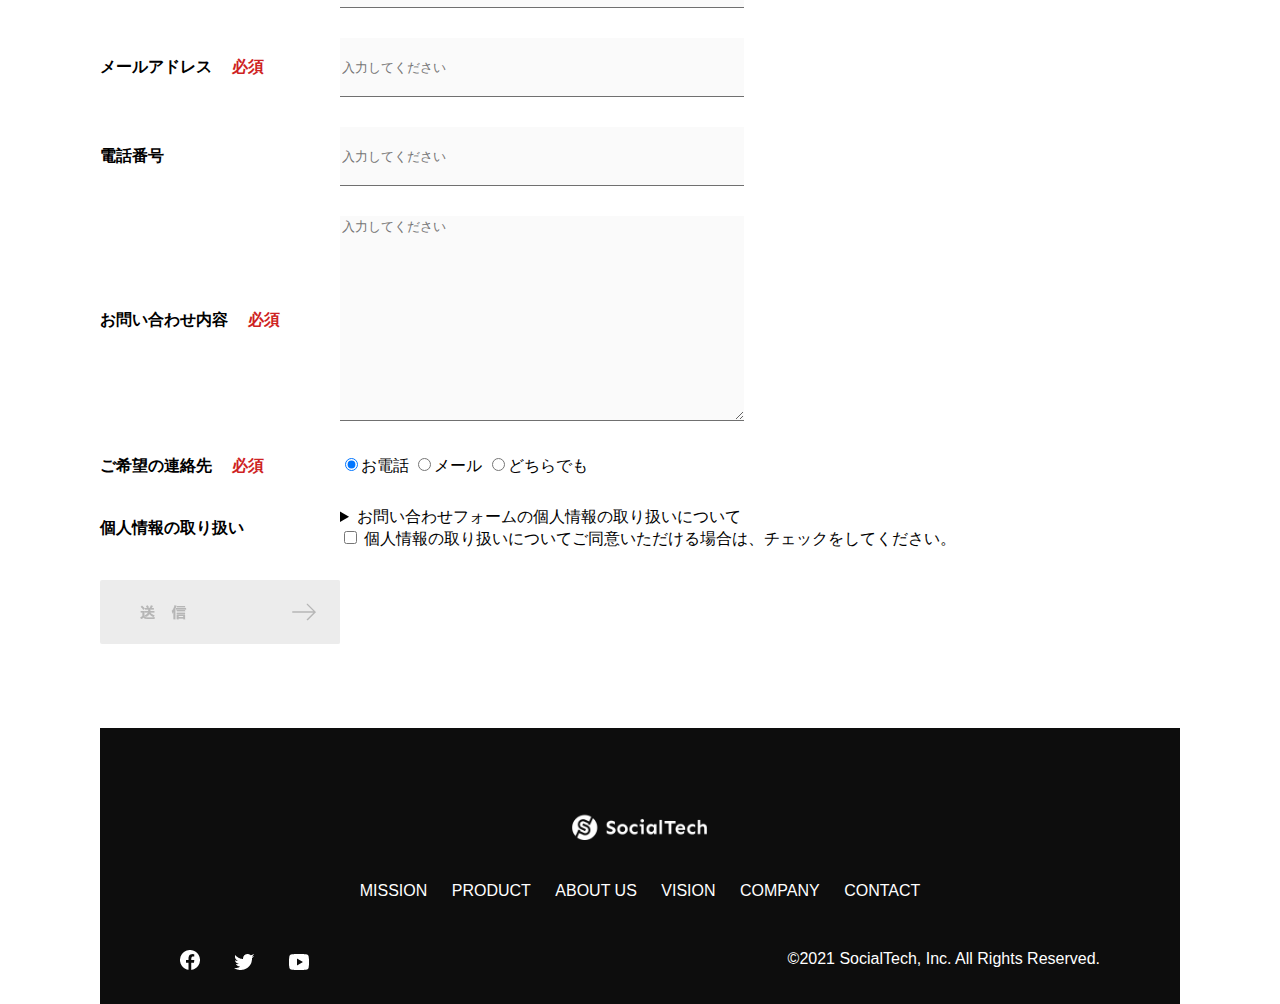
<file: kadai_tutorial_output/index.html>
<!DOCTYPE html>
<html>
  <head>
    <title>SocialTech</title>
    <meta charset="UTF-8">
    <meta name="description" content="SocialTechはEdTech業界のリーディングカンパニーを目指します。">
    <meta name="viewport" content="width=device-width, initial-scale=1.0">
    <link rel="stylesheet" href="style.css">
    <body>
      <!-- ヘッダー -->
      <header>
        <!-- ロゴ -->
        <a href="index.html" id="logo"><img src="images/logo.png" alt="トップページに戻る"></a>

        <!-- PC用ナビゲーション -->
        <nav id="nav-pc">
          <a href="mission.html">MISSION</a>
          <a href="product.html">PRODUCT</a>
          <a href="index.html#aboutus">ABOUT US</a>
          <a href="index.html#vision">VISION</a>
          <a href="index.html#company">COMPANY</a>
          <a href="index.html#contact">CONTACT</a>
        </nav>
        <!-- スマホ用メニューボタン -->
        <img id="menu-sp" src="images/button-menu.png" alt="ナビゲーションを開く" onclick="document.getElementById('nav-sp').style.display = 'block'">
        
        <!-- スマホ用ナビゲーション -->
        <nav id="nav-sp">
         <img id="close" src="images/button-close.png" alt="ナビゲーションを閉じる" onclick="document.getElementById('nav-sp').style.display = 'none'">
         <a id="logo-sp" href="index.html" onclick="document.getElementById('nav-sp').style.display = 'none'"><img
          src="images/logo-sp.png" alt="トップページに戻る"></a>
          <a class="menu" href="mission.html" onclick="document.getElementById('nav-sp').style.display = 'none'">MISSION</a>
          <a class="menu" href="product.html" onclick="document.getElementById('nav-sp').style.display = 'none'">PRODUCT</a>
          <a class="menu" href="index.html#aboutus" onclick="document.getElementById('nav-sp').style.display = 'none'">ABOUT
          US</a>
          <a class="menu" href="index.html#vision"
          onclick="document.getElementById('nav-sp').style.display = 'none'">VISION</a>
          <a class="menu" href="index.html#company"
          onclick="document.getElementById('nav-sp').style.display = 'none'">COMPANY</a>
          <a class="menu" href="index.html#contact"
          onclick="document.getElementById('nav-sp').style.display = 'none'">CONTACT</a>
          <div id="sns">
            <a href="https://www.facebook.com/sejuku2013"><img src="images/button-facebook.png" alt="Facebookのリンク"></a>
            <a href="https://twitter.com/samuraijuku"><img src="images/button-twitter.png" alt="Twitterのリンク"></a>
            <a href="https://www.youtube.com/channel/UCCFOQO5aDK0xXam4cUQXT8g"><img src="images/button-youtube.png" alt="YouTubeのリンク"></a>
          </div>
        </nav>
      </header>
      <main>
        <article>
          <!-- メインビジュアル  -->
          <section id="main-visual">
            <div id="main-message">
              <h1>WORLD PEACE</h1>
              <p>IT教育で世界平和を実現する</p>
            </div>
            <img src="images\index\index-main.png" alt="PCの周りに集まる多国籍の仲間たち">
          </section>
          <!-- ミッション -->
          <section id="mission">
            <h2 class="index-h2">MISSION</h2>
            <div id="mission-flex">
              <div>
                <img id="mission-photo" src="images\index\index-mission.png" alt="屋外のベンチで写真を撮影する多国籍の仲間たち">
                <h3>世界平和の実現</h3>
                <p>
                  人類の悲願である世界平和。世界平和を脅かす様々な社会問題を解決するためには、イノベーションをどんどん起こしていく必要があります。SocialTechは、プログラミング教育を通してイノベーターを輩出することで、世界平和という大きなテーマに挑んでいきます。
                </p>
              </div>
              <div>
                <img id="s2dgs" src="images\index\s2dgs.png" alt="S2DGs">
                <h3>S2DGsの実現</h3>
                <p>国連が掲げる「Sustainable Development Goals（持続可能な開発目標）」に含まれる17つのグローバル目標のうち、以下の5つの目標の実現をミッションとしてサービスを展開しています。</p>
                <a href="mission.html">
                  <img src="images\button-more.png" alt="もっとみる">
                </a>
              </div>
            </div>
          </section>
          <!-- プロダクト -->
          <section id="product">
            <h2 class="index-h2">PRODUCT</h2>
            <div>
              <div id="product-left">
                <div>
                  <img class="product-photo" src="images\index\index-mantoman.png" alt="PCでコードを書く男性">
                  <div class="product-explain">
                    <span>MAN TO MAN</span>
                    <h3>プログラミング教育</h3>
                    <p>2013年より日本で唯一の専属講師によるマンツーマンのプログラミングレッスンを開始。AI/人工知能やウェブデザインの学習も可能です。</p>
                  </div>
                </div>
                <div>
                  <img class="product-photo" src="images\index\index-career.png" alt="笑顔で話し合う2人の男性">
                  <div class="product-explain">
                    <span>CAREER</span>
                    <h3>人材紹介事業</h3>
                    <p>エンジニアへの転職に特化した履歴書や職務経歴書のアドバイスや面接対策を行い、豊富な求人の中から最適なキャリア選択を支援します。</p>
                  </div>
                </div>
              </div>
              <div id="product-right">
                <div>
                  <img class="product-photo" src="images/index/index-media.png" alt="スマートフォンを操作する人">
                  <div class="product-explain">
                    <span>MEDIA</span>
                    <h3>プログラミング学習メディア</h3>
                    <p>月間200万人に読まれる日本最大級のプログラミング学習サイト「SocialTech Blog」やYouTubeチャンネルにて学習情報を発信しています。</p>
                  </div>
                </div>
                <div>
                  <img class="product-photo" src="images/index/index-b2b.png" alt="講演中の男性とそれを聴く人々">
                  <div class="product-explain">
                    <span>B2B</span>
                    <h3>法人研修事業</h3>
                    <p>社員のスキルアップ・資格取得・福利厚生を目的としたプログラミング法人研修。貴社の事業モデルに合わせた研修内容の提案を致します。</p>
                  </div>
                </div>
              </div>
            </div>
            <div>
              <a id="product-more" href="product.html">
                <img src="images/button-more.png" alt="もっとみる">
              </a>
            </div>
          </section>
          <!-- ABOUT US -->
          <section id="aboutus">
            <h2 class="index-h2">ABOUT US</h2>
            <h3>3つの組織文化</h3>
            <div>
              <table class="culture-table">
                <tr>
                  <td>
                    <span class="culture-num">01</span>
                  </td>
                  <td>
                    <span class="culture-en">FLEXIBLE</span>
                    <span class="culture-jp">フレキシブル</span>
                  </td>
                </tr>
                <tr>
                  <td>
                    <!-- 空のセル -->
                  </td>
                  <td>
                    <p class="culture-description">
                      リモートワーク、フルフレックス、副業推奨など1人1人が最大限のパフォーマンスを発揮できる柔軟な働き方を促進しています。
                    </p>
                  </td>
                </tr>
                <tr>
                  <td>
                    <span class="culture-num">02</span>
                  </td>
                  <td>
                    <span class="culture-en">TEAL</span>
                    <span class="culture-jp">ティール</span>
                  </td>
                </tr>
                <tr>
                  <td>
                    <!-- 空のセル -->
                  </td>
                  <td>
                    <p class="culture-description">
                      会社全体を1つの生命体として捉え、お互いが深く結びついた一階層型
                   組織として部署・チーム関係なく課題解決をできる組織を目指しています。
                    </p>
                  </td>
                </tr>
                <tr>
                  <td>
                    <span class="culture-num">03</span>
                  </td>
                  <td>
                    <span class="culture-en">SELF REALIZATION</span>
                    <span class="culture-jp">自己実現</span>
                  </td>
                </tr>
                <tr>
                  <td>
                    <!-- 空のセル -->
                  </td>
                  <td>
                    <p class="culture-description">
                      クオーター毎に経営・部署・個人ごとにOKRを設定し個人のキャリアと
                      会社の目指す方向の軌道修正を行っております。
                    </p>
                  </td>
                </tr>
              </table>
              <img class="culture-img" src="images\index\index-aboutus1.png" alt="笑顔で話し合うt2人の女性">
            </div>
            <img class="culture-img2" src="images\index\index-aboutus2.png" alt="笑顔で話し合う3人の男女">
          </section>
          <!-- VISION -->
          <section id="vision">
            <h2 class="index-h2">VISION</h2>
            <h3>7つの行動指針</h3>
            <div>
              <div class="vision-box">
                <img src="images\index\vision-01.png" alt="01">
                <span>
                  <h4>CUSTOMER IS BOSS</h4>
                  <h5>あなたのボスは顧客である</h5>
                  <p>私たちは常にお客様志向で行動し、お客様を喜ばせ、期待値を超えた感動を提供することを大切にします。</p>
                </span>
              </div>
              <div class="vision-box">
                <img src="images/index/vision-02.png" alt="02">
                <span>
                  <h4>MOVE FAST</h4>
                  <h5>早さは価値</h5>
                  <p>素早く試し、素早く実行することで新しい気付きや発見を見つけていきます。</p>
                </span>
              </div>
              <div class="vision-box">
                <img src="images/index/vision-03.png" alt="03">
                <span>
                  <h4>IMPACT DRIVEN</h4>
                  <h5>作業するのは仕事ではない</h5>
                  <p>問題から考え、成果とは何かを考え続け、インパクトのある成果を生むために仕事をしていきます。</p>
                </span>
              </div>
              <div class="vision-box">
                <img src="images/index//vision-04.png" alt="04">
                <span>
                  <h4>SAVE TIME, SAVE MONEY</h4>
                  <h5>浪費は命取りになる</h5>
                  <p>少ないコストでできる方法を考えます。お金だけでなく、人の時間をいただいている自覚を持ち、あらゆるリソースを有意義に活用します。</p>
                </span>
              </div>
              <div class="vision-box">
                <img src="images/index/vision-05.png" alt="05">
                <span>
                  <h4>BE GENTLE</h4>
                  <h5>「優しくない」をなくす</h5>
                  <p>社会をすこしずつ優しくしていきます。自分、家族、同僚、顧客、他人、全ての人に優しくいることを心がけます。</p>
                </span>
              </div>
              <div class="vision-box">
                <img src="images/index/vision-06.png" alt="06">
                <span>
                  <h4>ABC</h4>
                  <h5>当たり前の事をバカにせずにちゃんとやる</h5>
                  <p>礼儀、健康、嘘をつかない。当たり前の事が出来ているかを常に自問し、当たり前の基準を高く持って行動します。</p>
                </span>
              </div>
              <div class="vision-box">
                <img src="images/index/vision-07.png" alt="07">
                <span>
                  <h4>ZTI</h4>
                  <h5>絶対的当事者意識</h5>
                  <p>役職や役割に応じた相対的な当事者意識ではなく、自身の身で起こることすべてに対する絶対的な当事者意識を持ちます。</p>
                </span>
              </div>
            </div>
          </section>
          <!-- COMPANY -->
          <section id="company">
            <h2 class="index-h2">COMPANY</h2>
            <h3>会社概要</h3>
            <table id="company-table">
              <tr>
                <th class="tableheader-first">会社名</th>
                <td class="cell-first">株式会社SocialTech</td>
              </tr>
              <tr>
                <th class="tableheader">所在地</th>
                <td class="cell">〒150-0043 東京都渋谷区道玄坂2丁目11-1 Gスクエア渋谷道玄坂4F<br>JR山手線「渋谷駅」より徒歩3分</td>
              </tr>
              <tr>
                <th class="tableheader">代表者</th>
                <td class="cell">代表取締役 田中 太郎</td>
              </tr>
              <tr>
                <th class="tableheader">設立</th>
                <td class="cell">2015年3月19日</td>
              </tr>
            </table>
            <iframe
               src="https://www.google.com/maps/embed?pb=!1m18!1m12!1m3!1d3241.77717498251!2d139.69359487642808!3d35.65786117259479!2m3!1f0!2f0!3f0!3m2!1i1024!2i768!4f13.1!3m3!1m2!1s0x60188b55ffeaaaab%3A0x552bb81dbe5fefb7!2z44CSMTUwLTAwNDMg5p2x5Lqs6YO95riL6LC35Yy66YGT546E5Z2C77yS5LiB55uu77yR77yR4oiS77yR77yR!5e0!3m2!1sja!2sjp!4v1704364277099!5m2!1sja!2sjp" 
               style="border:0;" allowfullscreen="" loading="lazy" referrerpolicy="no-referrer-when-downgrade">
            </iframe>
          </section>
          <!-- お問い合わせフォーム -->
          <section id="contact">
            <h2 class="index-h2">CONTACT</h2>
            <h3>お問い合わせ</h3>
            <form>
              <div>
                <div class="contact-heading">
                  <label class="contact-label">お名前<span class="contact-span">必須</span></label>
                </div>
                <div>
                  <input type="text" name="name" placeholder="入力してください" class="contact-textbox">
                </div>
              </div>
              <div>
                <div class="contact-heading">
                  <label class="contact-label">フリガナ<span class="contact-span">必須</span></label>
                </div>
                <div>
                  <input type="text" name="hurigana" placeholder="入力してください" class="contact-textbox">
                </div>
              </div>
              <div>
                <div class="contact-heading">
                  <label class="contact-label">メールアドレス<span class="contact-span">必須</span></label>
                </div>
                <div>
                  <input type="text" name="email" placeholder="入力してください" class="contact-textbox">
                </div>
              </div>
              <div>
                <div class="contact-heading">
                  <label class="contact-label">電話番号</label>
                </div>
                <div>
                  <input type="text" name="tel" placeholder="入力してください" class="contact-textbox">
                </div>
              </div>
              <div>
                <div class="contact-heading">
                  <label class="contact-label">お問い合わせ内容<span class="contact-span">必須</span></label>
                </div>
                <div>
                  <textarea class="contact-textarea" placeholder="入力してください" name="message"></textarea>
                </div>
              </div>
              <div>
                <div class="contact-heading">
                  <label class="contact-label">ご希望の連絡先<span class="contact-span">必須</span></label>
                </div>
                <div>
                  <input class="radiobutton" type="radio" value="tel" name="contact" checked><label>お電話</label>
                  <input class="radiobutton" type="radio" value="mail" name="contact"><label>メール</label>
                  <input class="radiobutton" type="radio" value="both" name="contact"><label>どちらでも</label>
                </div>
              </div>
              <div>
                <div class="contact-heading">
                  <label class="contact-label">個人情報の取り扱い</label>
                </div>
                <div>
                  <details>
                    <summary>お問い合わせフォームの個人情報の取り扱いについて</summary>
                    <div>
                      <span>１．組織の名称又は氏名</span><br>
                      株式会社SocialTech<br><br>
                      <span>２．個人情報保護管理者（若しくはその代理人）の氏名又は職名、所属及び連絡先
                        鈴木 一郎 コーポレート部</span><br>
                      メールアドレス：support@socialtech.net<br>
                      TEL：03-xxxx-xxxx<br>
                      <span>３．個人情報の利用目的</span><br>
                      ・本サービス及び本サービスに関連する情報の提供又はそれらに関する連絡のため<br>
                      ・ユーザーの本人確認のため<br>
                      ・当社サービスのご案内のため<br>
                      ・当社の商品等の広告または宣伝（電子メールによるものを含むものとします。）<br><br>
                      <span>４．個人情報の取り扱い業務の委託</span><br>
                      個人情報の取扱業務の全部または一部を外部に業務委託する場合があります。<br>
                      その際、弊社は、個人情報を適切に保護できる管理体制を敷き実行していることを条件として<br>
                      委託先を厳選したうえで、機密保持契約を委託先と締結し、お客様の個人情報を厳密に管理させます。<br><br>
                      <span>５．個人情報の開示等の請求</span><br>
                      お客様は、弊社に対してご自身の個人情報の開示等（利用目的の通知、開示、内容の訂正・追加・削除、利用の停止または消去、第三者への提供の停止）に関して、当社問合わせ窓口に申し出ることができます。<br>
                      その際、弊社はお客様ご本人を確認させていただいたうえで、合理的な期間内に対応いたします。<br><br>
                      なお、個人情報に関する弊社問合わせ先は、次の通りです。<br><br>
                      株式会社SocialTech　個人情報問合せ窓口<br>
                      〒150-0043　東京都渋谷区道玄坂2丁目11-1 Ｇスクエア渋谷道玄坂 4F<br>
                      メールアドレス：support@socialtech.net　TEL：03-xxxx-xxxx<br><br>
                      <span>６．個人情報を提供されることの任意性について</span><br><br>
                      お客様がご自身の個人情報を弊社に提供されるか否かは、お客様のご判断によりますが、もしご提供されない場合には、適切なサービスが提供できない場合がありますので予めご了承ください。
                    </div>
                  </details>
                  <input type="checkbox" name="agree">
                  <span>個人情報の取り扱いについてご同意いただける場合は、チェックをしてください。</span>
                </div>
              </div>
                <input type="image" src="images\button-submit.png" alt="送信する">
            </form>
          </section>
        </article>
        <footer>
          <div id="footer-logo">
            <img src="images/logo-sp.png" alt="SocialTech">
          </div>
          <div id="footer-link">
            <a href="mission.html">MISSION</a>
            <a href="product.html">PRODUCT</a>
            <a href="index.html#aboutus">ABOUT US</a>
            <a href="index.html#vision">VISION</a>
            <a href="index.html#company">COMPANY</a>
            <a href="index.html#contact">CONTACT</a>
          </div>
          <div id="sns-footer">
            <a href="https://www.facebook.com/sejuku2013"><img src="images/button-facebook.png" alt="Facebookのリンク"></a>
            <a href="https://twitter.com/samuraijuku"><img src="images/button-twitter.png" alt="Twitterのリンク"></a>
            <a href="https://www.youtube.com/channel/UCCFOQO5aDK0xXam4cUQXT8g"><img src="images/button-youtube.png" alt="YouTubeのリンク"></a>
            <span id="copyright">&copy;2021 SocialTech, Inc. All Rights Reserved. </span>
          </div>
        </footer>
      </main>
    </body>
  </head>
</html>
</file>
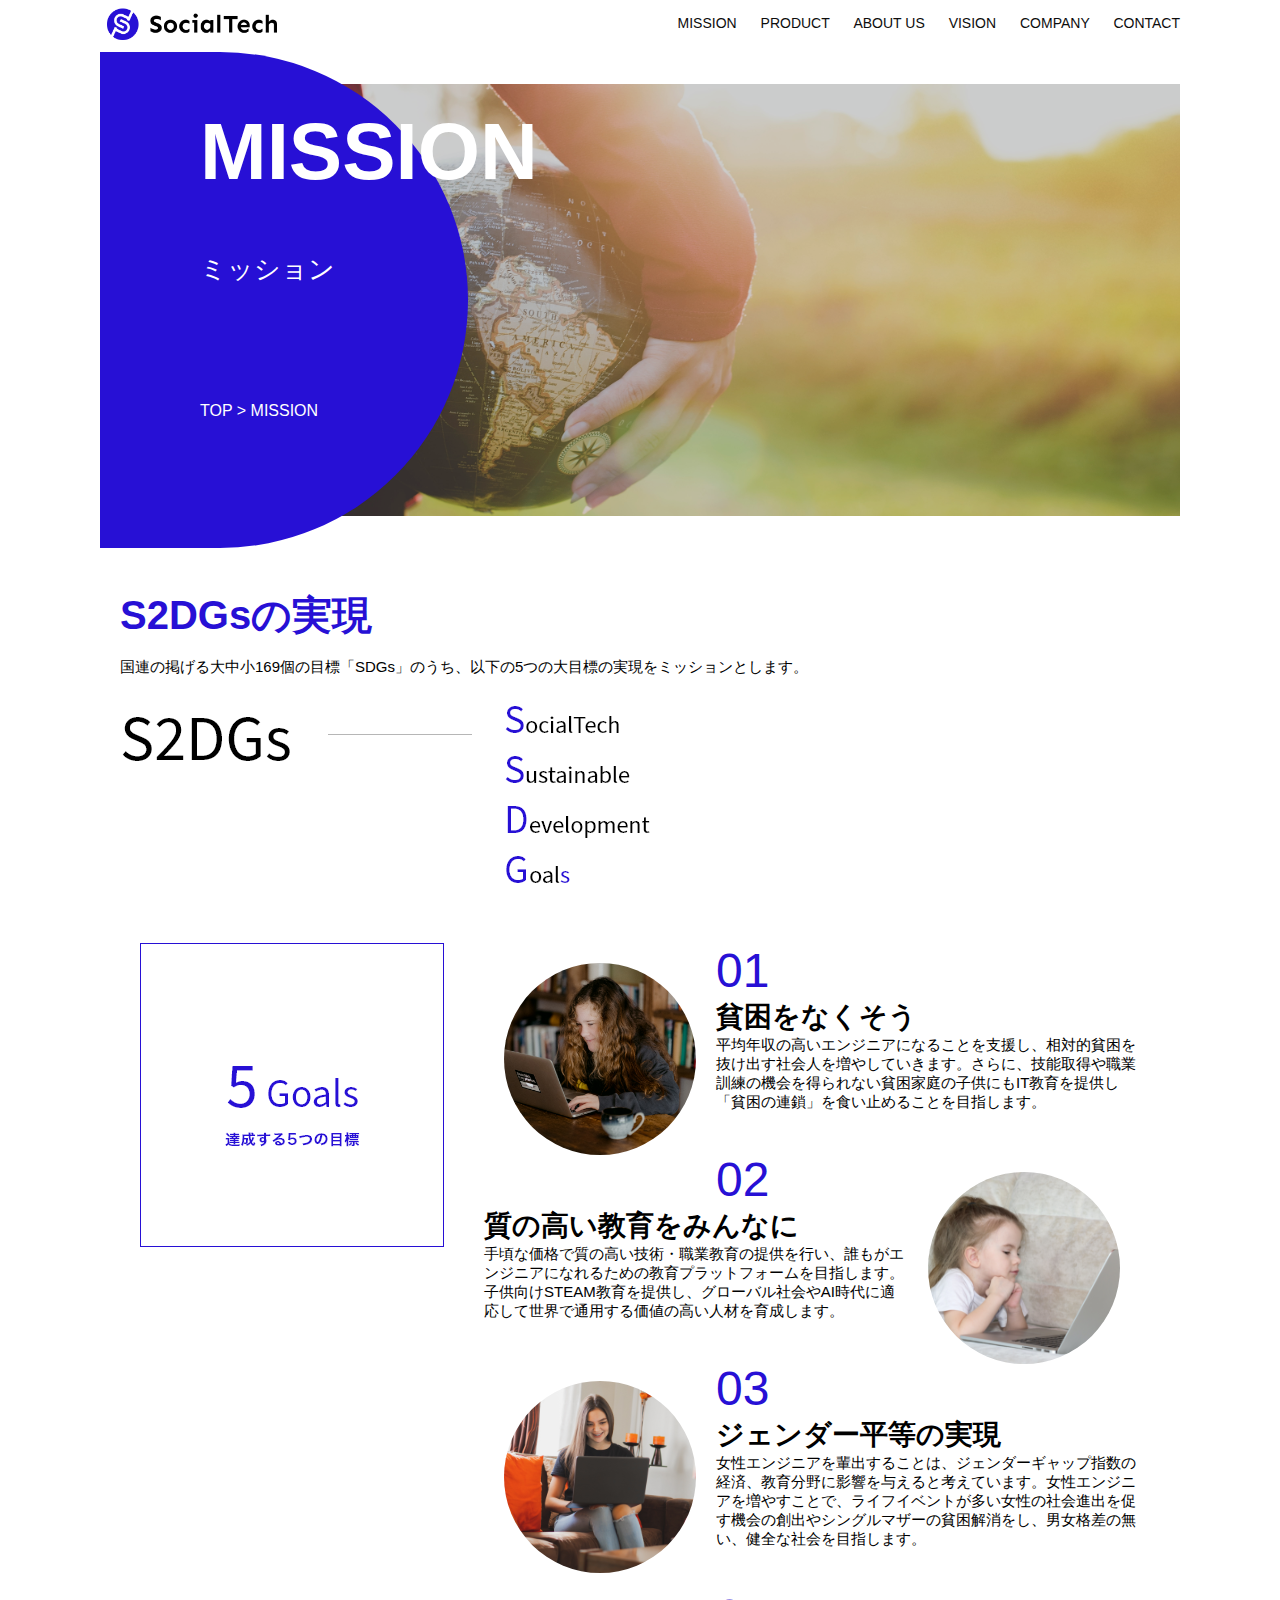
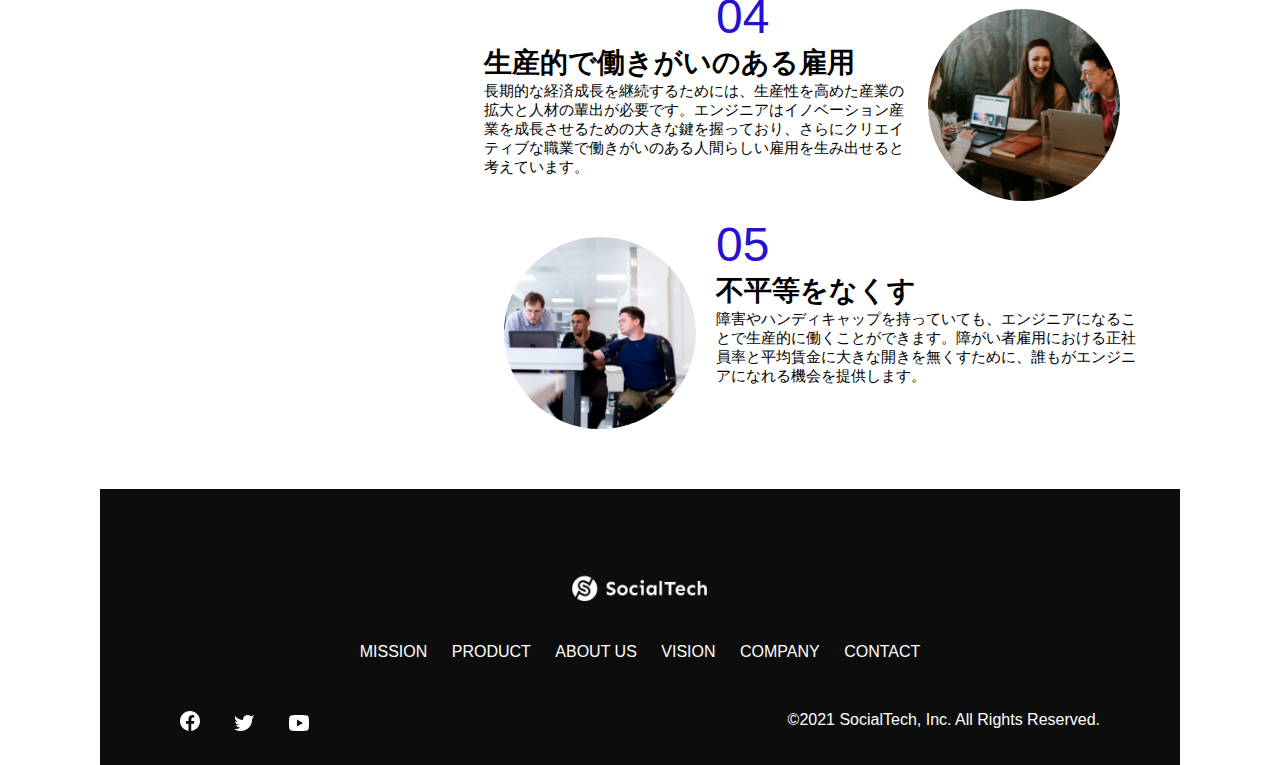
<file: kadai_tutorial_output/mission.html>
<!DOCTYPE html>
<html>
<head>
  <title>SocialTech - MISSION ミッション -</title>
  <meta charset="UTF-8">
  <meta name="description" content="SocialTechが目指す5つの目標（S2DGs）を紹介します">
  <meta name="viewport" content="width=device-width, initial-scale=1.0">
  <link rel="stylesheet" href="style.css">
</head>

<body>
  <!-- ヘッダー -->
  <header>
    <!-- ロゴ -->
    <a href="index.html" id="logo"><img src="images/logo.png" alt="トップページに戻る"></a>

    <!-- PC用ナビゲーション -->
    <nav id="nav-pc">
      <a href="mission.html">MISSION</a>
      <a href="product.html">PRODUCT</a>
      <a href="index.html#aboutus">ABOUT US</a>
      <a href="index.html#vision">VISION</a>
      <a href="index.html#company">COMPANY</a>
      <a href="index.html#contact">CONTACT</a>
    </nav>

    <!-- スマホ用メニューボタン -->
    <img id="menu-sp" src="images/button-menu.png" alt="ナビゲーションを開く" onclick="document.getElementById('nav-sp').style.display = 'block'">

    <!-- スマホ用ナビゲーション -->
    <nav id="nav-sp">
      <img id="close" src="images/button-close.png" alt="ナビゲーションを閉じる" onclick="document.getElementById('nav-sp').style.display = 'none'">
      <a id="logo-sp" href="index.html" onclick="document.getElementById('nav-sp').style.display = 'none'"><img
          src="images/logo-sp.png" alt="トップページに戻る"></a>
      <a class="menu" href="mission.html" onclick="document.getElementById('nav-sp').style.display = 'none'">MISSION</a>
      <a class="menu" href="product.html" onclick="document.getElementById('nav-sp').style.display = 'none'">PRODUCT</a>
      <a class="menu" href="index.html#aboutus" onclick="document.getElementById('nav-sp').style.display = 'none'">ABOUT
        US</a>
      <a class="menu" href="index.html#vision"
        onclick="document.getElementById('nav-sp').style.display = 'none'">VISION</a>
      <a class="menu" href="index.html#company"
        onclick="document.getElementById('nav-sp').style.display = 'none'">COMPANY</a>
      <a class="menu" href="index.html#contact"
        onclick="document.getElementById('nav-sp').style.display = 'none'">CONTACT</a>
      <div id="sns">
        <a href="https://www.facebook.com/sejuku2013"><img src="images/button-facebook.png" alt="Facebookのリンク"></a>
        <a href="https://twitter.com/samuraijuku"><img src="images/button-twitter.png" alt="Twitterのリンク"></a>
        <a href="https://www.youtube.com/channel/UCCFOQO5aDK0xXam4cUQXT8g"><img src="images/button-youtube.png" alt="YouTubeのリンク"></a>
      </div>
    </nav>
  </header>
  <main>
    <article>
      <section id="mission-main">
        <div id="mission-title">
          <h1>MISSION</h1>
          <span>ミッション</span>
          <div>TOP > MISSION</div>
        </div>
      </section>
      <section id="mission-s2dgs">
        <h2 class="mission-h2">S2DGsの実現</h2>
        <p>国連の掲げる大中小169個の目標「SDGs」のうち、以下の5つの大目標の実現をミッションとします。</p>
        <img src="images/mission/mission-s2dgs.png" alt="S2DGs">
      </section>
      <section id="mission-5goals">
        <div>
          <img id="s2dgs-image" src="images/mission/mission-5goals.png" alt="5Goals">
        </div>
        <div>
          <div>
            <img class="fivegoals-image-left" src="images/mission/mission-5goals01.png" alt="PCを操作する女の子">
            <span class="fivegoals-number">01</span>
            <h3 class="fivegoals-h3">貧困をなくそう</h3>
            <p class="fivegoals-p">
              平均年収の高いエンジニアになることを支援し、相対的貧困を抜け出す社会人を増やしていきます。さらに、技能取得や職業訓練の機会を得られない貧困家庭の子供にもIT教育を提供し「貧困の連鎖」を食い止めることを目指します。
            </p>
          </div>
  
          <div>
            <img class="fivegoals-image-right" src="images/mission/mission-5goals02.png" alt="PCを見つめる小さい女の子">
            <span class="fivegoals-number">02</span>
            <h3 class="fivegoals-h3">質の高い教育をみんなに</h3>
            <p class="fivegoals-p">
              手頃な価格で質の高い技術・職業教育の提供を行い、誰もがエンジニアになれるための教育プラットフォームを目指します。子供向けSTEAM教育を提供し、グローバル社会やAI時代に適応して世界で通用する価値の高い人材を育成します。
            </p>
          </div>
  
          <div>
            <img class="fivegoals-image-left" src="images/mission/mission-5goals03.png" alt="PCを操作する女性">
            <span class="fivegoals-number">03</span>
            <h3 class="fivegoals-h3">ジェンダー平等の実現</h3>
            <p class="fivegoals-p">
              女性エンジニアを輩出することは、ジェンダーギャップ指数の経済、教育分野に影響を与えると考えています。女性エンジニアを増やすことで、ライフイベントが多い女性の社会進出を促す機会の創出やシングルマザーの貧困解消をし、男女格差の無い、健全な社会を目指します。
            </p>
          </div>
  
          <div>
            <img class="fivegoals-image-right" src="images/mission/mission-5goals04.png" alt="笑顔で話し合う3人の男女">
            <span class="fivegoals-number">04</span>
            <h3 class="fivegoals-h3">生産的で働きがいのある雇用</h3>
            <p class="fivegoals-p">
              長期的な経済成長を継続するためには、生産性を高めた産業の拡大と人材の輩出が必要です。エンジニアはイノベーション産業を成長させるための大きな鍵を握っており、さらにクリエイティブな職業で働きがいのある人間らしい雇用を生み出せると考えています。
            </p>
          </div>
  
          <div>
            <img class="fivegoals-image-left" src="images/mission/mission-5goals05.png" alt="障害を持つ男性が生き生きと働く様子">
            <span class="fivegoals-number">05</span>
            <h3 class="fivegoals-h3">不平等をなくす</h3>
            <p class="fivegoals-p">
              障害やハンディキャップを持っていても、エンジニアになることで生産的に働くことができます。障がい者雇用における正社員率と平均賃金に大きな開きを無くすために、誰もがエンジニアになれる機会を提供します。
            </p>
          </div>
        </div>
      </section>
    </article>
    <footer>
      <div id="footer-logo">
        <img src="images/logo-sp.png" alt="SocialTech">
      </div>
      <div id="footer-link">
        <a href="mission.html">MISSION</a>
        <a href="product.html">PRODUCT</a>
        <a href="index.html#aboutus">ABOUT US</a>
        <a href="index.html#vision">VISION</a>
        <a href="index.html#company">COMPANY</a>
        <a href="index.html#contact">CONTACT</a>
      </div>
      <div id="sns-footer">
        <a href="https://www.facebook.com/sejuku2013"><img src="images/button-facebook.png" alt="Facebookのリンク"></a>
        <a href="https://twitter.com/samuraijuku"><img src="images/button-twitter.png" alt="Twitterのリンク"></a>
        <a href="https://www.youtube.com/channel/UCCFOQO5aDK0xXam4cUQXT8g"><img src="images/button-youtube.png" alt="YouTubeのリンク"></a>
        <span id="copyright">&copy;2021 SocialTech, Inc. All Rights Reserved. </span>
      </div>
    </footer>
  </main>
</body>

</html>
</file>
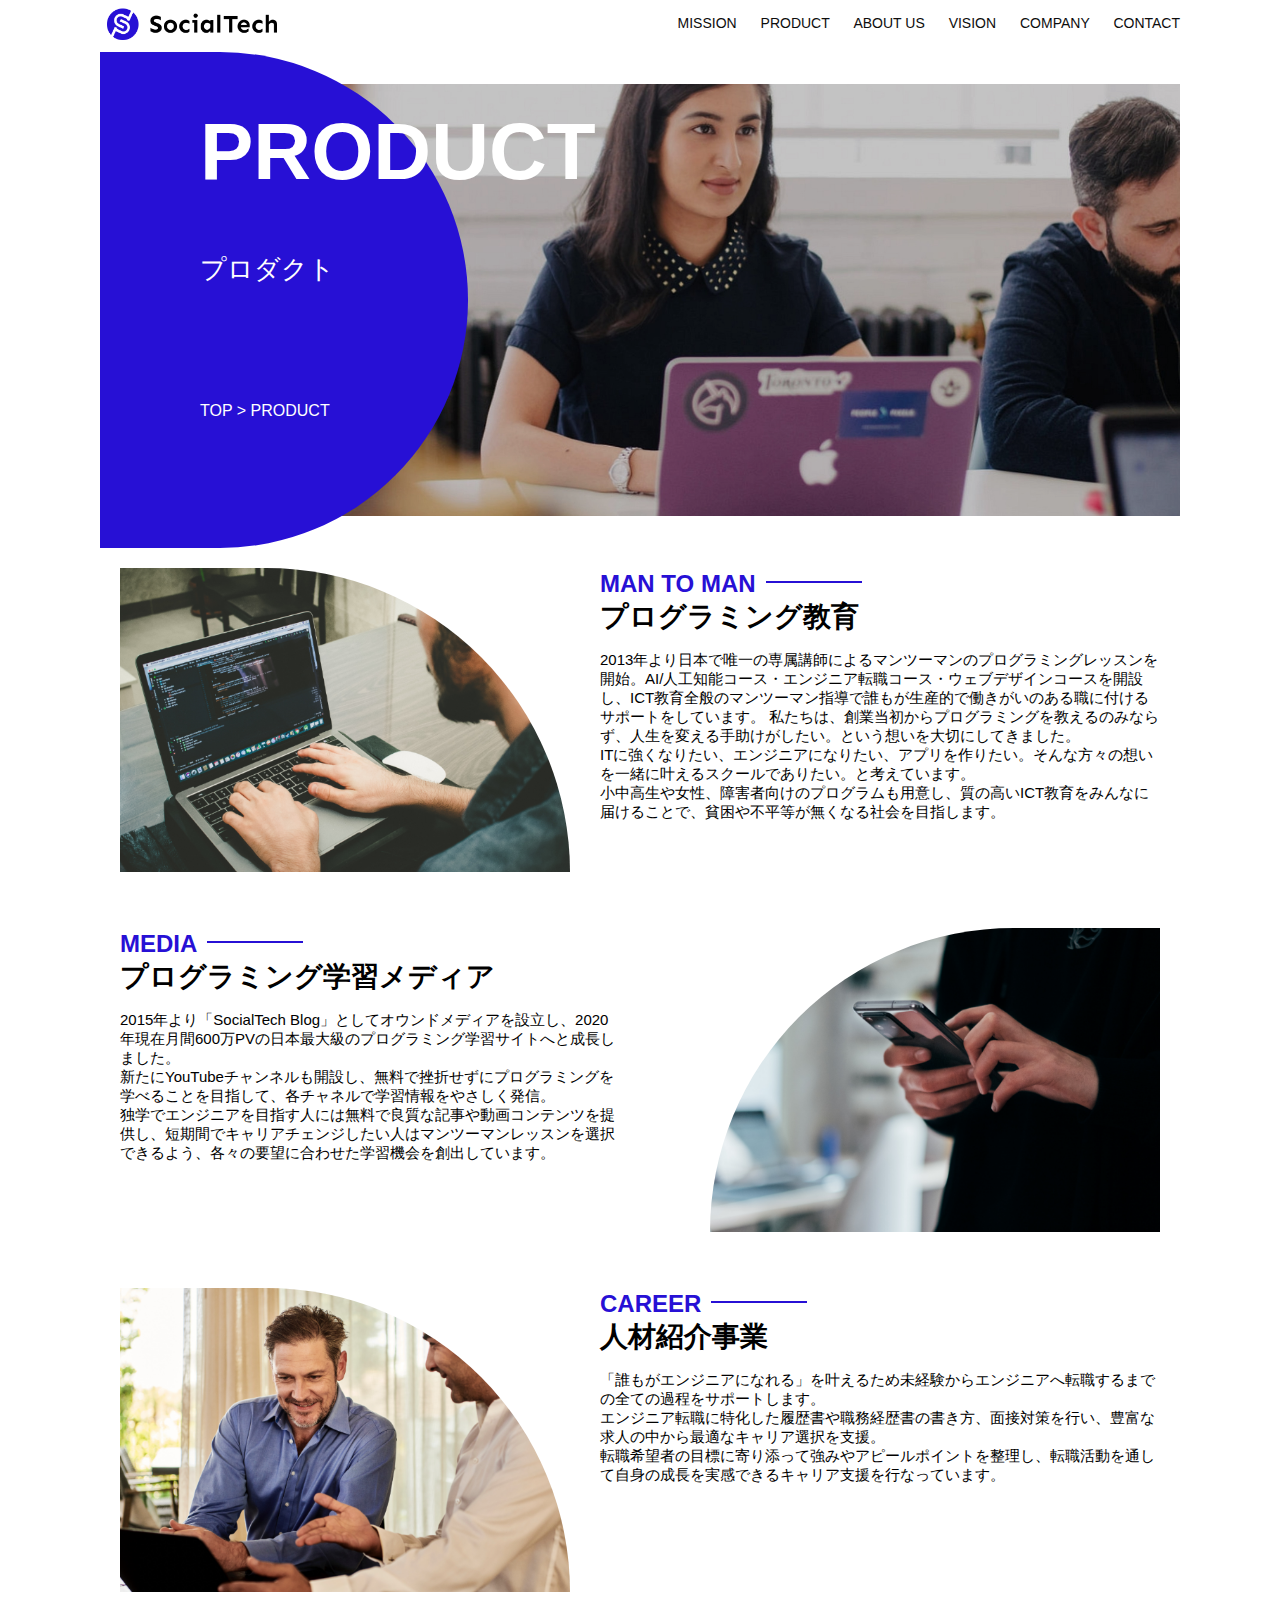
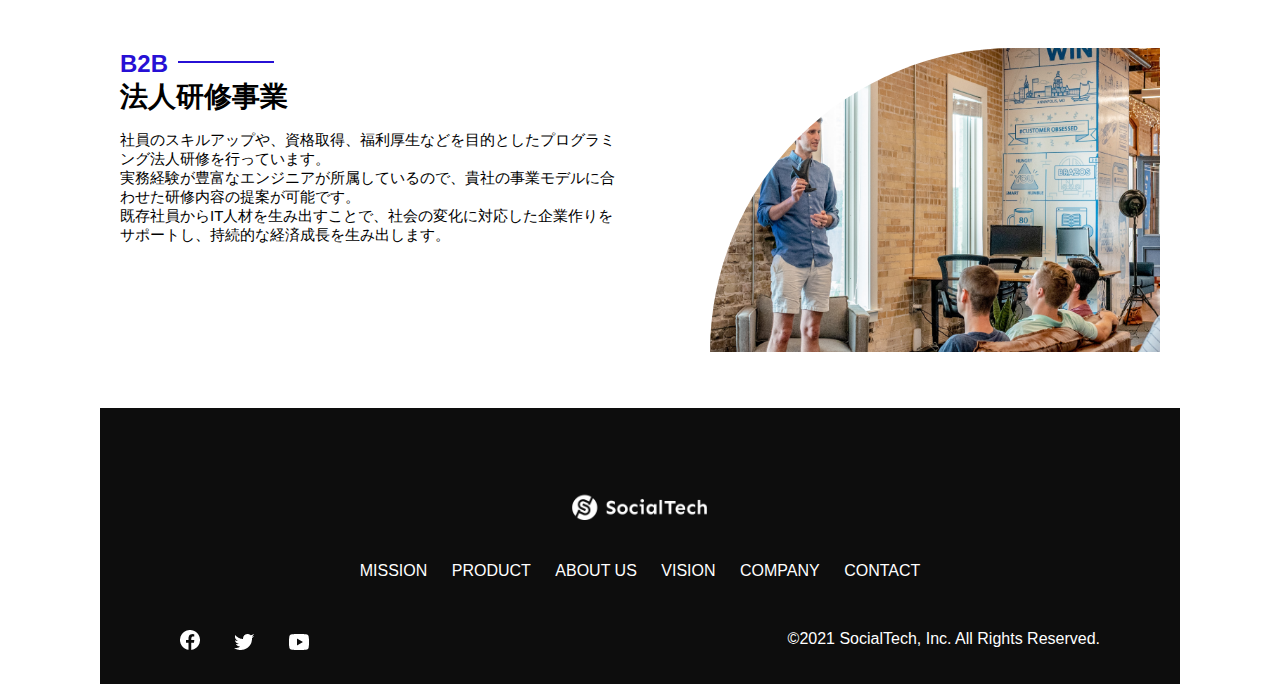
<file: kadai_tutorial_output/product.html>
<!DOCTYPE html>
  <html>
  <head>
    <title>SocialTech -PRODUCT プロダクト-</title>
    <meta charset="UTF-8">
    <meta name="description" content="SocialTechの4つのプロダクトを紹介します">
    <meta name="viewport" content="width=device-width, initial-scale=1.0">
    <link rel="stylesheet" href="style.css">
  </head>
  
  <body>
    <!-- ヘッダー -->
    <header>
      <!-- ロゴ -->
      <a href="index.html" id="logo"><img src="images/logo.png" alt="トップページに戻る"></a>
  
      <!-- PC用ナビゲーション -->
      <nav id="nav-pc">
        <a href="mission.html">MISSION</a>
        <a href="product.html">PRODUCT</a>
        <a href="index.html#aboutus">ABOUT US</a>
        <a href="index.html#vision">VISION</a>
        <a href="index.html#company">COMPANY</a>
        <a href="index.html#contact">CONTACT</a>
      </nav>
  
      <!-- スマホ用メニューボタン -->
      <img id="menu-sp" src="images/button-menu.png" alt="ナビゲーションを開く" onclick="document.getElementById('nav-sp').style.display = 'block'">
  
      <!-- スマホ用ナビゲーション -->
      <nav id="nav-sp">
        <img id="close" src="images/button-close.png" alt="ナビゲーションを閉じる" onclick="document.getElementById('nav-sp').style.display = 'none'">
        <a id="logo-sp" href="index.html" onclick="document.getElementById('nav-sp').style.display = 'none'"><img
            src="images/logo-sp.png" alt="トップページに戻る"></a>
        <a class="menu" href="mission.html" onclick="document.getElementById('nav-sp').style.display = 'none'">MISSION</a>
        <a class="menu" href="product.html" onclick="document.getElementById('nav-sp').style.display = 'none'">PRODUCT</a>
        <a class="menu" href="index.html#aboutus" onclick="document.getElementById('nav-sp').style.display = 'none'">ABOUT
          US</a>
        <a class="menu" href="index.html#vision"
          onclick="document.getElementById('nav-sp').style.display = 'none'">VISION</a>
        <a class="menu" href="index.html#company"
          onclick="document.getElementById('nav-sp').style.display = 'none'">COMPANY</a>
        <a class="menu" href="index.html#contact"
          onclick="document.getElementById('nav-sp').style.display = 'none'">CONTACT</a>
        <div id="sns">
          <a href="https://www.facebook.com/sejuku2013"><img src="images/button-facebook.png" alt="Facebookのリンク"></a>
          <a href="https://twitter.com/samuraijuku"><img src="images/button-twitter.png" alt="Twitterのリンク"></a>
          <a href="https://www.youtube.com/channel/UCCFOQO5aDK0xXam4cUQXT8g"><img src="images/button-youtube.png" alt="YouTubeのリンク"></a>
        </div>
      </nav>
    </header>
    <main>
      <article>
        <section id="product-main">
          <div id="product-title">
            <h1>PRODUCT</h1>
            <span>プロダクト</span>
            <div>TOP > PRODUCT</div>
          </div>
        </section>
        <section class="product-section1">
          <img src="images/product/product-mantoman.png" alt="PCでコードを書く男性">
          <div>
            <h2 class="product-h2">MAN TO MAN</h2>
            <h3 class="product-h3">プログラミング教育</h3>
            <p>
              2013年より日本で唯一の専属講師によるマンツーマンのプログラミングレッスンを開始。AI/人工知能コース・エンジニア転職コース・ウェブデザインコースを開設し、ICT教育全般のマンツーマン指導で誰もが生産的で働きがいのある職に付けるサポートをしています。
              私たちは、創業当初からプログラミングを教えるのみならず、人生を変える手助けがしたい。という想いを大切にしてきました。<br>ITに強くなりたい、エンジニアになりたい、アプリを作りたい。そんな方々の想いを一緒に叶えるスクールでありたい。と考えています。<br>小中高生や女性、障害者向けのプログラムも用意し、質の高いICT教育をみんなに届けることで、貧困や不平等が無くなる社会を目指します。
            </p>
          </div>
        </section>
        <section class="product-section2">
          <div>
            <h2 class="product-h2">MEDIA</h2>
            <h3 class="product-h3">プログラミング学習メディア</h3>
            <p>2015年より「SocialTech
              Blog」としてオウンドメディアを設立し、2020年現在月間600万PVの日本最大級のプログラミング学習サイトへと成長しました。<br>新たにYouTubeチャンネルも開設し、無料で挫折せずにプログラミングを学べることを目指して、各チャネルで学習情報をやさしく発信。<br>独学でエンジニアを目指す人には無料で良質な記事や動画コンテンツを提供し、短期間でキャリアチェンジしたい人はマンツーマンレッスンを選択できるよう、各々の要望に合わせた学習機会を創出しています。
            </p>
          </div>
          <img src="images/product/product-media.png" alt="スマートフォンを操作する人">
        </section>
        <section class="product-section1">
          <img src="images/product/product-career.png" alt="笑顔で話し合う2人の男性">
          <div>
            <h2 class="product-h2">CAREER</h2>
            <h3 class="product-h3">人材紹介事業</h3>
            <p>
              「誰もがエンジニアになれる」を叶えるため未経験からエンジニアへ転職するまでの全ての過程をサポートします。<br>エンジニア転職に特化した履歴書や職務経歴書の書き方、面接対策を行い、豊富な求人の中から最適なキャリア選択を支援。<br>転職希望者の目標に寄り添って強みやアピールポイントを整理し、転職活動を通して自身の成長を実感できるキャリア支援を行なっています。<br>
            </p>
          </div>
        </section>
        <section class="product-section2">
          <div>
            <h2 class="product-h2">B2B</h2>
            <h3 class="product-h3">法人研修事業</h3>
            <p>
              社員のスキルアップや、資格取得、福利厚生などを目的としたプログラミング法人研修を行っています。<br>実務経験が豊富なエンジニアが所属しているので、貴社の事業モデルに合わせた研修内容の提案が可能です。<br>既存社員からIT人材を生み出すことで、社会の変化に対応した企業作りをサポートし、持続的な経済成長を生み出します。
            </p>
          </div>
          <img src="images/product/product-b2b.png" alt="講演中の男性とそれを聴く人々">
        </section>
      </article>
      <footer>
        <div id="footer-logo">
          <img src="images/logo-sp.png" alt="SocialTech">
        </div>
        <div id="footer-link">
          <a href="mission.html">MISSION</a>
          <a href="product.html">PRODUCT</a>
          <a href="index.html#aboutus">ABOUT US</a>
          <a href="index.html#vision">VISION</a>
          <a href="index.html#company">COMPANY</a>
          <a href="index.html#contact">CONTACT</a>
        </div>
        <div id="sns-footer">
          <a href="https://www.facebook.com/sejuku2013"><img src="images/button-facebook.png" alt="Facebookのリンク"></a>
          <a href="https://twitter.com/samuraijuku"><img src="images/button-twitter.png" alt="Twitterのリンク"></a>
          <a href="https://www.youtube.com/channel/UCCFOQO5aDK0xXam4cUQXT8g"><img src="images/button-youtube.png" alt="YouTubeのリンク"></a>
          <span id="copyright">&copy;2021 SocialTech, Inc. All Rights Reserved. </span>
        </div>
      </footer>
    </main>
  </body>
  
  </html>
</file>
<file: kadai_012/style.css>
/* PC、スマホ共通スタイル */
body {
  font-family: "Source Sans Pro", "Hiragino Kaku Gothic ProN", Meiryo, Arial,
    sans-serif;
}

p {
  font-size: 15px;
}

/*================
PC用のスタイル 
=================*/
/* 横幅設定 */
body {
  max-width: 1080px;
  min-width: 960px;
  margin: 0 auto 0 auto;
}

/* ヘッダー */
header {
  display: flex;
  justify-content: space-between;
}

/* ナビゲーションのレイアウト */
#nav-pc {
  text-align: right;
  font-size: 14px;
  padding-top: 15px;
}

/* ナビゲーションのリンクの装飾設定 */
#nav-pc>a {
  text-decoration: none;
  margin-left: 20px;
}

#nav-pc>a:link {
  color: #0d0d0d;
}

#nav-pc>a:visited {
  color: #0d0d0d;
}

#nav-pc>a:hover {
  color: #0d0d0d;
  text-decoration: underline;
}

#nav-pc>a:active {
  color: #0d0d0d;
}

/* メインビジュアル*/
#main-visual {
  position: relative;
  height: 400px;
}

#main-message {
  position: absolute;
  top: 0;
  left: 0;
  background-color: #2710d5;
  color: #ffffff;
  border-radius: 0 0 476px 0;
  max-width: 620px;
  height: 100%;
  width: 100%;
  z-index: 11;
}

#main-message>h1 {
  font-size: 60px;
  font-weight: bold;
  margin: 100px 0 0 50px;
}

#main-message>p {
  font-size: 28px;
  margin: 0 0 0 50px;
}

#main-visual>img {
  max-width: 620px;
  border-radius: 476px 0 0 0;
  position: absolute;
  top: 0;
  right: 0;
  z-index: 10;
}

/* 見出し */
h2 {
  margin: 40px 0 0 0;
}

h2::after {
  content: url("images/line.png");
  margin-left: 10px;
}

h3 {
  font-size: 27px;
}

/* ミッション */
#mission {
  margin: 80px auto 80px auto;
  width: 100%;
}

#mission-flex {
  width: 100%;
  display: flex;
}

#mission-flex>div {
  width: 50%;
  margin: 20px;
}

#mission-photo {
  width: 100%;
}

#s2dgs {
  margin-top: 50px;
}

/* プロダクト */
#product {
  background-color: #fafafa;
  width: 100%;
  margin: 80px 0 80px 0;
  padding: 10px 40px 0px 40px;
}

/* 外枠 */
#product>div {
  margin-top: 40px;
  display: flex;
}

/* 左のカラム */
#product-left {
  width: 50%;
  margin-right: 20px;
}

/* 右のカラム */
#product-right {
  width: 50%;
  margin-left: 20px;
  margin-top: 80px;
}

/* 画像＋説明の枠 */
#product-left>div {
  position: relative;
  height: 480px;
  margin-right: 20px;
}

#product-right>div {
  position: relative;
  height: 480px;
  margin-left: 20px;
}

/* 画像 */
.product-photo {
  width: 100%;
}

/* 説明文の枠 */
.product-explain {
  background-color: #ffffff;
  position: absolute;
  left: 0;
  top: 280px;
  margin: 0 40px 0 40px;
  padding: 20px;
  box-shadow: 5px 5px 10px rgba(0, 0, 0, 0.05);
}

/* 説明文の英語 */
.product-explain>span {
  color: #2710d5;
  font-weight: bold;
  font-size: 16px;
  margin: 0;
}

/* 説明文の見出し */
.product-explain>h3 {
  margin: 5px 0 5px 0;
}

/* 説明文 */
.product-explain>p {
  margin: 0;
}

/* 「もっとみる」ボタン */
#product-more {
  margin: 0 auto -42px auto;
}

/* ABOUT US */
#aboutus {
  margin: 80px auto 80px auto;
}

/* 3つの組織文化と画像を入れる枠 */
#aboutus>div {
  display: flex;
}

/* 画像 */
.culture-img {
  width: 100%;
  align-self: flex-start;
}

.culture-img2 {
  margin-top: 50px;
  width: 100%;
}

/* 3つの組織文化の表 */
.culture-table {
  max-width: 500px;
  margin-right: 50px;
}

/* 番号 */
.culture-num {
  font-size: 80px;
  color: #2710d5;
  margin: 0 20px 0 0;
}

/* 組織文化英語 */
.culture-en {
  color: #2710d5;
  font-weight: bold;
  font-size: 24px;
  display: block;
}

/* 組織文化日本語 */
.culture-jp {
  font-size: 28px;
  font-weight: bold;
}

/* 説明文 */
.culture-description {
  margin: 0;
}

/* ビジョン */
#vision {
  margin: 80px auto 80px auto;
}

/* セクション内の外枠 */
#vision>div {
  width: 100%;
  display: flex;
  justify-content: space-between;
  flex-wrap: wrap;
}

/* 7つの行動指針の枠 */
.vision-box {
  width: 300px;
  height: 300px;
  margin-bottom: 30px;
  position: relative;
}

.vision-box>img {
  width: 100%;
  height: auto;
  position: absolute;
  top: 0;
  left: 0;
  z-index: 30;
}

.vision-box>span {
  position: absolute;
  top: 0;
  left: 0;
  z-index: 31;
  margin-right: 20px;
}

.vision-box>span>h4 {
  color: #2710d5;
  font-size: 19px;
  margin: 80px 0 0 0;
}

.vision-box>span>h4::first-letter {
  font-size: 40px;
}

.vision-box>span>h5 {
  font-size: 20px;
  margin: 0 0 0 0;
}

.vision-box>span>p {
  margin: 10px 0 0 0;
}

/* 会社概要 */
#company {
  margin: 80px auto 80px auto;
}

#company-table {
  width: 100%;
}

.tableheader {
  text-align: left;
  padding: 20px;
  border-bottom-color: #2710d5;
  border-bottom-width: 1px;
  border-bottom-style: solid;
  width: 100px;
}

.tableheader-first {
  text-align: left;
  padding: 20px;
  border-bottom-color: #2710d5;
  border-bottom-width: 1px;
  border-bottom-style: solid;
  border-top-color: #2710d5;
  border-top-width: 1px;
  border-top-style: solid;
  width: 100px;
}

.cell {
  padding: 30px;
  border-bottom-color: #ececec;
  border-bottom-width: 1px;
  border-bottom-style: solid;
}

.cell-first {
  padding: 30px;
  border-bottom-color: #ececec;
  border-bottom-width: 1px;
  border-bottom-style: solid;
  border-top-color: #ececec;
  border-top-width: 1px;
  border-top-style: solid;
}

#company>iframe {
  width: 100%;
  height: 368px;
  margin-top: 40px;
}

/* お問い合わせ */
#contact {
  margin: 80px auto 80px auto;
}

/* 外枠 */
#contact>form>div {
  display: flex;
  flex-direction: row;
  flex-wrap: wrap;
  padding-bottom: 30px;
}

/* 左列の見出し */
.contact-heading {
  width: 240px;
  align-self: center;
}

/* 見出しのラベル */
.contact-label {
  font-weight: bold;
}

/* 必須 */
.contact-span {
  color: #ce2222;
  margin: 0 0 0 20px;
  font-weight: bold;
}

/* テキストボックス */
.contact-textbox {
  border-top: 0;
  border-left: 0;
  border-right: 0;
  border-bottom-width: 1px;
  border-bottom-color: #707070;
  border-bottom-style: solid;
  background-color: #fafafa;
  width: 400px;
  height: 56px;
}

/* お問い合わせ内容のテキストエリア */
.contact-textarea {
  border-top: 0;
  border-left: 0;
  border-right: 0;
  border-bottom-width: 1px;
  border-bottom-color: #707070;
  border-bottom-style: solid;
  background-color: #fafafa;
  width: 400px;
  height: 200px;
}

/* 個人情報の取り扱い */
details {
  width: 700px;
}

details>div {
  background-color: #fafafa;
  padding: 20px;
}

details>div>span {
  font-weight: bold;
}

/* フッター */
footer {
  background-color: #0d0d0d;
  text-align: center;
  padding: 80px 80px 30px 80px;
}

#footer-logo {
  margin-bottom: 30px;
}

#footer-link {
  margin-bottom: 50px;
}
#footer-link > a {
  text-decoration: none;
  margin: 10px;
}
#footer-link > a:link {
  color: #ffffff;
}
#footer-link > a:visited {
  color: #ffffff;
}
#footer-link > a:hover {
  color: #ffffff;
  text-decoration: underline;
}
#footer-link > a:active {
  color: #ffffff;
}

#sns-footer {
  text-align: left;
  width: 100%;
}

#sns-footer > a {
  margin-right: 30px;
}

#copyright {
  color: #ffffff;
  float: right;
}

/* CASES */
#cases {
  margin: 40px auto 40px auto;
  width: 100%;
}

ul {
  display: flex;
  list-style-type: none;
}

li {
  width: 33%;
  margin: 20px;
}

.case-card{
  background-color: #FFFFFF;
  min-height: 400px;
  box-shadow: 5px 5px 15px rgb(0, 0, 0, 0.2);
}

.case-img {
  width: 100%;
}
.case-info{
  padding: 10px 20px 10px 20px;
}

.case-name {
  color: #2710d5;
  font-size: 19px;
}

.case-content {
  font-size: 14px;
}
</file>
<file: kadai_013/style.css>
/* PC、スマホ共通スタイル */
body {
  font-family: "Source Sans Pro", "Hiragino Kaku Gothic ProN", Meiryo, Arial,
    sans-serif;
}

p {
  font-size: 15px;
}

#main-visual>img {
  width: 100%;
}

/*================
PC用のスタイル 
=================*/
@media screen and (min-width: 768px) {
  /* 横幅設定 */
  body {
    max-width: 1080px;
    min-width: 960px;
    margin: 0 auto 0 auto;
  }

  /* ヘッダー */
  header {
    display: flex;
    justify-content: space-between;
  }

  /* ナビゲーションのレイアウト */
  #nav-pc {
    text-align: right;
    font-size: 14px;
    padding-top: 15px;
  }

  /* ナビゲーションのリンクの装飾設定 */
  #nav-pc>a {
    text-decoration: none;
    margin-left: 20px;
  }

  #nav-pc>a:link {
    color: #0d0d0d;
  }

  #nav-pc>a:visited {
    color: #0d0d0d;
  }

  #nav-pc>a:hover {
    color: #0d0d0d;
    text-decoration: underline;
  }

  #nav-pc>a:active {
    color: #0d0d0d;
  }

  #menu-sp {
    display: none;
  }

  #nav-sp {
    display: none;
  }
}

/*================
スマホ用のスタイル 
=================*/
@media screen and (max-width: 767px) {
  body {
    min-width: 375px;
    margin: 0;
  }

  #nav-pc {
    display: none;
  }

  #menu-sp {
    float: right;
    padding: 0;
  }

  #nav-sp {
    background-color: #ce933e;
    position: absolute;
    left: 0;
    top: 0;
    height: 100%;
    width: 100%;
    display: none;
    z-index: 100;
  }

  #close {
    position: absolute;
    top: 20px;
    right: 20px;
  }

  #logo-sp {
    margin: 80px 0px 30px 20px;
  }

  #nav-sp > a {
    display: block;
  }

  #nav-sp > a:link {
    color: #ffffff;
  }

  #nav-sp > a:visited {
    color: #ffffff;
  }

  #nav-sp > a:hover {
    color: #ffffff;
    text-decoration: underline;
  }

  #nav-sp > a:active {
    color: #ffffff;
  }

  #nav-sp > .menu {
    text-decoration: none;
    display: block;
    margin: auto 20px auto 20px;
    height: 44px;
    font-size: 16px;
    background-image: url("images/arrow.png");
    background-repeat: no-repeat;
    background-position: right top;
  }
}
</file>
<file: kadai_tutorial_output/style.css>
/* PC、スマホ共通スタイル */
body {
  font-family: "Source Sans Pro", "Hiragino Kaku Gothic ProN", Meiryo, Arial, sans-serif;
}

p {
  font-size: 15px;
}

/* ==============
 PC用スタイル
================*/
@media screen and (min-width: 768px) {
  /* 横幅設定 */
  body {
    max-width: 1080px;
    min-width: 900px;
    margin: 0 auto 0 auto;
  }

  /* ヘッダー */
  header {
    display: flex;
    justify-content: space-between;
  }

   /* ナビゲーションのレイアウト */
   #nav-pc {
    text-align: right;
    font-size: 14px;
    padding-top: 15px;
  }
  
  /* ナビゲーションのリンクの装飾設定 */
  #nav-pc > a {
    text-decoration: none;
    margin-left: 20px;
  }
  #nav-pc > a:link {
    color: #0d0d0d;
  }
  #nav-pc > a:visited {
    color: #0d0d0d;
  }
  #nav-pc > a:hover {
    color: #0d0d0d;
    text-decoration: underline;
  }
  #nav-pc > a:active {
    color: #0d0d0d;
  }


  /* スマホ用ナビを非表示 */
  #nav-sp,
  #menu-sp {
     display: none;
   }
  /* メインビジュアル */
  #main-visual {
    position: relative;
    height: 400px;
  }

  #main-message {
    position: absolute;
    top: 0;
    left: 0;
    background-color: #2710d5;
    color: #ffffff;
    border-radius: 0 0 476px 0;
    max-width: 620px;
    height: 100%;
    width: 100%;
    z-index: 11;
  }

  #main-message > h1 {
    font-size: 60px;
    font-weight: bold;
    margin: 100px 0 0 50px;
  }

  #main-message > p {
    font-size: 28px;
    margin: 0 0 0 50px;
  }

  #main-visual > img {
    max-width: 620px;
    border-radius: 476px 0 0 0;
    position: absolute;
    top: 0;
    right: 0;
    z-index: 10;
  }

  /* 見出し */
  h2 {
    margin: 40px 0 0 0;
  }

  h2::after {
    content: url("images/line.png");
    margin-left: 10px;
  }

  h3 {
    font-size: 27px;
  }

  /* ミッション */
  #mission {
    margin:  80px auto 80px auto;
    width: 100%;
  }

  #mission-flex {
    width: 100%;
    display: flex;
  }

  #mission-flex > div {
    width: 50%;
    margin: 20px;
  }

  #mission-photo {
    width:  100%;
  }

  #s2dgs {
    margin-top: 50px;
    width: 100%;
  }

  /* プロダクト */
  #product {
    background-color: #fafafa;
    margin: 80px 0 80px 0;
    padding: 10px 40px 0px 40px;
  }

  /* 外枠 */
  #product > div {
    margin-top: 40px;
    display: flex;
  }

  /* 左のカラム */
  #product-left {
    width: 50%;
    margin-right: 20px;
  }

  /* 右のカラム */
  #product-right {
    width: 50%;
    margin-left: 20px;
    margin-top: 80px;
  }

  /* 画像＋説明の枠 */
  #product-left > div {
    position: relative;
    height: 480px;
    margin-right: 20px;
  }
  #product-right > div {
    position: relative;
    height: 480px;
    margin-left: 20px;
  }

  /* 画像 */
  .product-photo {
    width: 100%;
  }

  /* 説明文の枠 */
  .product-explain {
    background-color: #ffffff;
    position: absolute;
    left: 0;
    top: 280px;
    margin: 0 40px 0 40px;
    padding: 20px;
    box-shadow: 5px 5px 10px rgba(0, 0 , 0, 0.05);
  }

  /* 説明文の英語 */
  .product-explain > span {
    color: #2710d5;
    font-weight: bold;
    font-size: 16px;
    margin: 0;
  }

  /* 説明文の見出し */
  .product-explain > h3 {
    font-size: 20px;
    margin: 5px 0 5px 0;
  }

  /* 説明文 */
  .product-explain > p {
    font-size: 14px;
    margin: 0;
  }

  /* 「もっとみる」ボタン */
  #product-more {
    margin: 0 auto -42px auto;
  }

  /* ABOUT US */
  #aboutus {
    margin: 80px auto 80px auto;
  }

  /* 3つの組織文化と画像を入れる枠 */
  #aboutus > div {
    display: flex;
  }

  /* 画像 */
  .culture-img {
    width: 100%;
    align-self: flex-start;
  }

  .culture-img2 {
    margin-top: 50px;
    width: 100%;
  }

  /* 3つの組織文化の表 */
  .culture-table {
    margin-right: 50px;
  }

  /* 番号 */
  .culture-num {
    font-size: 80px;
    color: #2710d5;
    margin: 0 20px 0 0;
  }

  /* 組織文化英語 */
  .culture-en {
    color: #2710d5;
    font-weight: bold;
    font-size: 24px;
    display: block;
  }

  /* 組織文化日本語 */
  .culture-jp {
    font-size: 28px;
    font-weight: bold;
  }

  /* 説明文 */
  .culture-description {
    margin: 0;
  }

   /* ビジョン */
   #vision {
    margin: 80px auto 80px auto;
  }
  
  /* セクション内の外枠 */
  #vision > div {
    width: 100%;
    display: flex;
    justify-content: space-between;
    flex-wrap: wrap;
  }
  
  /* 7つの行動指針の枠 */
  .vision-box {
    width: 300px;
    height: 300px;
    margin-bottom: 30px;
    position: relative;
  }

  .vision-box > img {
    width: 100%;
    height: auto;
    position: absolute;
    top: 0;
    left: 0;
    z-index: 30;
  }
  
  .vision-box > span {
    position: absolute;
    top: 0;
    left: 0;
    z-index: 31;
    margin-right: 20px;
  }
  
  .vision-box > span > h4 {
    color: #2710d5;
    font-size: 19px;
    margin: 80px 0 0 0;
  }
  
  .vision-box > span > h4::first-letter {
    font-size: 40px;
  }
  
  .vision-box > span > h5 {
    font-size: 20px;
    margin: 0 0 0 0;
  }
  
  .vision-box > span > p {
    margin: 10px 0 0 0;
  }

  /* 会社概要 */
  #company {
    margin: 80px auto 80px auto;
  }

  #company-table {
    width: 100%;
  }
 
  .tableheader {
    text-align: left;
    padding: 20px;
    border-bottom-color: #2710d5;
    border-bottom-width: 1px;
    border-bottom-style: solid;
    width: 100px;
  }
 
  .tableheader-first {
    text-align: left;
    padding: 20px;
    border-bottom-color: #2710d5;
    border-bottom-width: 1px;
    border-bottom-style: solid;
    border-top-color: #2710d5;
    border-top-width: 1px;
    border-top-style: solid;
    width: 100px;
  }
 
  .cell {
    padding: 30px;
    border-bottom-color: #ececec;
    border-bottom-width: 1px;
    border-bottom-style: solid;
  }
 
  .cell-first {
    padding: 30px;
    border-bottom-color: #ececec;
    border-bottom-width: 1px;
    border-bottom-style: solid;
    border-top-color: #ececec;
    border-top-width: 1px;
    border-top-style: solid;
  }

  #company > iframe {
    width: 100%;
    height: 368px;
    margin-top: 40px;
  }

  /* お問い合わせ */
  #contact {
    margin: 80px auto 80px auto;
  }
    
  /* 外枠 */
  #contact > form > div {
    display: flex;
    flex-direction: row;
    flex-wrap: wrap;
    padding-bottom: 30px;
  }

  /* 左列の見出し */
  .contact-heading {
    width: 240px;
    align-self: center;
  }
  /* 見出しのラベル */
  .contact-label {
    font-weight: bold;
  }
  /* 必須 */
  .contact-span {
    color: #ce2222;
    margin: 0 0 0 20px;
    font-weight: bold;
  }

  /* テキストボックス */
  .contact-textbox {
    border-top: 0;
    border-left: 0;
    border-right: 0;
    border-bottom-width: 1px;
    border-bottom-color: #707070;
    border-bottom-style: solid;
    background-color: #fafafa;
    width: 400px;
    height: 56px;
  }
  /* お問い合わせ内容のテキストエリア */
  .contact-textarea {
    border-top: 0;
    border-left: 0;
    border-right: 0;
    border-bottom-width: 1px;
    border-bottom-color: #707070;
    border-bottom-style: solid;
    background-color: #fafafa;
    width: 400px;
    height: 200px;
  }

  /* 個人情報の取り扱い */
  details {
    width: 700px;
  }
  details > div {
    background-color: #fafafa;
    padding: 20px;
  } 
  details > div > span {
    font-weight: bold;
  }

  /* フッター */
  footer {
    background-color: #0d0d0d;
    text-align: center;
    padding: 80px 80px 30px 80px;
  }
  
  #footer-logo {
    margin-bottom: 30px;
  }

  #footer-link {
    margin-bottom: 50px;
  }
  #footer-link > a {
    text-decoration: none;
    margin: 10px;
  }
  #footer-link > a:link {
    color: #ffffff;
  }
  #footer-link > a:visited {
    color: #ffffff;
  }
  #footer-link > a:hover {
    color: #ffffff;
    text-decoration: underline;
  }
  #footer-link > a:active {
    color: #ffffff;
  }

  #sns-footer {
    text-align: left;
    width: 100%;
  }
 
  #sns-footer > a {
    margin-right: 30px;
  }
  
  #copyright {
    color: #ffffff;
    float: right;
  }

  /* mission.html用スタイル */
   /* ミッションのメインビジュアル */
   #mission-main {
    height: 496px;
    width: 100%;
    background-image: url("images/mission/mission-main.png");
    background-repeat: no-repeat;
    background-position-y: center;
  }

  #mission-title {
    background-color: #2710d5;
    width: 368px;
    color: #ffffff;
    height: 496px;
    border-radius: 0 248px 248px 0;
    position: relative;
  }

  #mission-title > h1 {
    position: absolute;
    top: 0;
    left: 100px;
    font-size: 80px;
  }

  #mission-title > span {
    position: absolute;
    top: 200px;
    left: 100px;
    font-size: 26px;
  }

  #mission-title > div {
    position: absolute;
    top: 350px;
    left: 100px;
    font-size: 16px;
  }

  #mission-s2dgs {
    width: 100%;
    margin: 20px;
  }

  .mission-h2 {
    color: #2710d5;
    font-size: 40px;
  }

  .mission-h2::after {
    content: none;
  }

  #mission-5goals {
    margin: 20px;
    display: flex;
  }

  #mission-5goals > div {
    flex-grow: 1;
    padding: 20px;
  }

  #mission-5goals > div > div {
    margin-bottom: 40px;
  }

  .fivegoals-image-right {
    float: right;
    margin: 20px;
  }

  .fivegoals-image-left {
    float: left;
    margin: 20px;
  }

  .fivegoals-number {
    color: #2710d5;
    font-size: 48px;
    margin: 0;
  }

  .fivegoals-h3 {
    font-size: 28px;
    margin: 0;
  }

  .fivegoals-p {
    margin: 0;
  }

  /* プロダクトページ */
  #product-main {
    height: 496px;
    width: 100%;
    background-image: url("images/product/product-main.png");
    background-repeat: no-repeat;
    background-position-y: center;
  }

  #product-title {
    background-color: #2710d5;
    width: 368px;
    color: #ffffff;
    height: 496px;
    border-radius: 0 248px 248px 0;
    position: relative;
  }
  #product-title > h1 {
    position: absolute;
    top: 0;
    left: 100px;
    font-size: 80px;
  }

  #product-title > span {
    position: absolute;
    top: 200px;
    left: 100px;
    font-size: 26px;
  }

  #product-title > div {
    position: absolute;
    top: 350px;
    left: 100px;
    font-size: 16px;
  }

   /* セクション1 */
   .product-section1 {
    position: relative;
    margin: 20px;
    height: 340px;
  }

  .product-section1 > img {
    position: absolute;
    top: 0;
    left: 0;
    width: 450px;
    margin: 0 40px 30px 0;
    border-radius: 0 432px 0 0;
  }

  .product-section1 > div {
    position: absolute;
    top: 0;
    left: 480px;
  }

  /* セクション2 */
  .product-section2 {
    position: relative;
    margin: 20px;
    height: 340px;
  }

  .product-section2 > img {
    position: absolute;
    top: 0;
    right: 0;
    width: 450px;
    margin: 0 0 30px 40px;
    border-radius: 432px 0 0 0;
  }

  .product-section2 > div {
    width: 500px;
    position: absolute;
    top: 0;
    left: 0;
  }

  .product-h2 {
    color: #2710d5;
    font-size: 24px;
    margin: 0;
  }

  .product-h3 {
    font-size: 28px;
    margin: 0;
  }
}

/*====================
  スマートフォン用のスタイル
  =====================*/
@media screen and (max-width: 767px) {
  body {
    min-width: 375px;
    margin: 0;
  }

  /* PC用ナビゲーション非表示 */
  #nav-pc {
    display: none;
  }

  /* ハンバーガーメニュー */
  #menu-sp {
    float: right;
    padding: 0;
  }

  /* スマホ用ナビゲーションの表示切替 */
   /* 初期状態、レイアウトと非表示設定 */
  #nav-sp {
    background-color: #2710d5;
    position: absolute;
    left: 0;
    top: 0;
    height: 100%;
    width: 100%;
    display: none;
    z-index: 100;
  }

   /* ×ボタン */
   #close {
    position: absolute;
    top: 20px;
    right: 20px;
  }

  /* ナビゲーションメニュー用ロゴ */
  #logo-sp {
    margin: 80px 0 30px 20px;
  }

   /* ナビゲーションのリンクの装飾設定 */
   #nav-sp > a {
    display: block;
  }
  #nav-sp > a:link {
    color: #ffffff;
  }
  #nav-sp > a:visited {
    color: #ffffff;
  }
  #nav-sp > a:hover {
    color: #ffffff;
    text-decoration: underline;
  }
  #nav-sp > a:active {
    color: #ffffff;
  }
  #nav-sp > .menu {
    text-decoration: none;
    display: block;
    margin: 0 20px 0 20px;
    height: 44px;
    font-size: 16px;
    background-image: url("images/arrow.png");
    background-repeat: no-repeat;
    background-position: right top;
  }

  #sns {
    position: absolute;
    bottom: 20px;
    left: 20px;
  }
  #sns > a {
    margin-right: 30px;
  }

  /* メインビジュアル */
  #main-visual {
    position: relative;
    height: 470px;
    width: 100%;
    overflow: hidden;
  }
  #main-visual > div {
    position: absolute;
    top: 0;
    left: 0;
    background-color: #2710d5;
    color: white;
    border-radius: 0 0 476px 0;
    text-align: center;
    height: 280px;
    width: 100%;
    z-index: 11;
  }
  #main-visual > div > h1 {
    font-size: 28px;
    margin: 90px 0 0 0;
  }

  #main-visual > div > p {
    margin: 0;
  }

  #main-visual > img {
    width: 100%;
    border-radius: 476px 0 0 0;
    z-index: 10;
    position: absolute;
    bottom: 0;
    right: 0;
  }

  /* 見出し */
  h2::after {
    content: url("images/line.png");
    margin-left: 10px;
  }

  h3 {
    font-size: 24px;
    margin: 10px 0 0 0;
  }

  /* ミッション */
  #mission {
    margin: 20px;
  }

  #mission-photo {
    width: 100%;
  }

  #s2dgs {
    width: 100%;
  }

   /* プロダクト */
   #product {
    background-color: #fafafa;
    padding-top: 10px;
  }

  #product h2 {
    margin-left: 20px;
  }
  /* 外枠 */
  /* 左右のカラム　スマホでは縦並び */
  #product-left,
  #product-right {
    margin-right: 20px;
    margin-left: 20px;
  }

  /* 画像＋説明の枠 */
  #product-left > div,
  #product-right > div {
    position: relative;
    height: 540px;
  }

  /* 説明文の枠 */
  .product-explain {
    background-color: #ffffff;
    position: absolute;
    left: 0;
    bottom: 50px;
    padding: 20px;
    box-shadow: 5px 5px 10px rgba(0, 0, 0, 0.05);
  }

  .product-explain > span {
    color: #2710d5;
    font-weight: bold;
    font-size: 16px;
    margin: 0px;
  }

  .product-explain > h3 {
    margin: 10px 0 10px 0;
  }

  /* 画像 */
  .product-photo {
    width: 100%;
  }

  #product-more > img {
    margin: 0 0 -42px 20px;
  }

  /* ABOUT US */
  #aboutus {
    margin: 80px 20px 80px 20px;
  }

  #aboutus > div {
    display: flex;
    flex-direction: column;
  }

  .culture-table {
    width: 100%;
    padding-right: 20px;
    order: 2;
  }
  .culture-img {
    width: 100%;
    order: 1;
  }

  .culture-img2 {
    width: 100%;
  }

  .culture-num {
    font-size: 80px;
    color: #2710d5;
  }

  .culture-en {
    color: #2710d5;
    font-weight: bold;
    font-size: 24px;
    display: block;
  }

  .culture-jp {
    display: block;
  }

  .culture-description {
    margin: 0;
  }

   /* ビジョン */
   #vision {
    margin: 80px 20px 80px 20px;
  }

  .vision-box {
    width: 300px;
    height: 300px;
    margin-bottom: 30px;
    position: relative;
  }

  .vision-box > img {
    width: 100%;
    height: auto;
    position: absolute;
    top: 0;
    left: 0;
    z-index: 30;
  }

  .vision-box > span {
    position: absolute;
    top: 0;
    left: 0;
    z-index: 31;
    margin-right: 20px;
  }

  .vision-box > span > h4 {
    color: #2710d5;
    font-size: 19px;
    margin: 60px 0 0 0;
  }

  .vision-box > span > h5 {
    font-size: 20px;
    margin: 0 0 0 0;
  }
  .vision-box > span > p {
    margin: 10px 0 0 0;
  }

  /* 会社概要 */
  #company {
    margin: 0 20px 0 20px;
  }

  #company > h3 {
    margin-bottom: 20px;
  }

  #company > table {
    width: 100%;
  }

  .tableheader-first {
    text-align: left;
    padding: 20px;
    border-bottom-color: #2710d5;
    border-bottom-width: 1px;
    border-bottom-style: solid;
    border-top-color: #2710d5;
    border-top-width: 1px;
    border-top-style: solid;
    width: 50px;
  }
  .tableheader {
    text-align: left;
    padding: 20px;
    border-bottom-color: #2710d5;
    border-bottom-width: 1px;
    border-bottom-style: solid;
    width: 50px;
  }

  .cell {
    padding: 20px;
    border-bottom-color: #ececec;
    border-bottom-width: 1px;
    border-bottom-style: solid;
  }
  .cell-first {
    padding: 20px;
    border-bottom-color: #ececec;
    border-bottom-width: 1px;
    border-bottom-style: solid;
    border-top-color: #ececec;
    border-top-width: 1px;
    border-top-style: solid;
  }

  #company > iframe {
    width: 100%;
    height: 240px;
    margin: 40px 0 0 0;
  }

  /* お問い合わせ */
  #contact {
    margin: 80px 20px 80px 20px;
  }

  #contact > h3 {
    margin-bottom: 20px;
  }

  #contact > form > div {
    margin-bottom: 20px;
  }

  .contact-heading {
    margin-bottom: 20px;
  }

  /* ラベル */
  .contact-label {
    font-weight: bold;
  }

  /* 必須 */
  .contact-span {
    color: #ce2222;
    margin: 0 0 0 20px;
    font-weight: bold;
  }

  .contact-textbox {
    height: 56px;
    border-top: 0;
    border-left: 0;
    border-right: 0;
    background-color: #fafafa;
    border-bottom-color: #707070;
    border-bottom-width: 1px;
    border-style: solid;
    min-width: 300px;
    width: 100%;
  }

  .contact-textarea {
    height: 150px;
    border-top: 0;
    border-left: 0;
    border-right: 0;
    background-color: #fafafa;
    width: 100%;
  }

  .radiobutton {
    margin-bottom: 20px;
  }

  .radiobutton + label::after {
    content: "\A";
    white-space: pre;
  }

  /* フッター */
  footer {
    background-color: #0d0d0d;
    padding: 30px 20px 50px 20px;
  }

  #footer-logo {
    margin-bottom: 30px;
  }

  #footer-link {
    margin-bottom: 50px;
  }
  #footer-link > a {
    text-decoration: none;
    margin: 0 20px 30px 0;
    display: block;
    background-image: url("images/arrow.png");
    background-repeat: no-repeat;
    background-position: right top;
  }
  #footer-link > a:link {
    color: #ffffff;
  }
  #footer-link > a:visited {
    color: #ffffff;
  }
  #footer-link > a:hover {
    color: #ffffff;
    text-decoration: underline;
  }
  #footer-link > a:active {
    color: #ffffff;
  }

  #sns-footer > a {
    margin-right: 30px;
  }

#copyright {
    font-size: 12px;
    display: block;
    margin-top: 30px;
    color: #ffffff;
  }

  /* mission.html用スタイル */
   /* ミッションのメインビジュアル */
   #mission-main {
    height: 256px;
    width: 100%;
    background-image: url("images/mission/mission-main.png");
    background-repeat: no-repeat;
    background-position-y: center;
    background-size: auto 208px;
  }

  #mission-title {
    background-color: #2710d5;
    width: 136px;
    color: #ffffff;
    height: 256px;
    border-radius: 0 248px 248px 0;
    position: relative;
  }
  #mission-title > h1 {
    position: absolute;
    top: 0;
    left: 20px;
    font-size: 40px;
  }

  #mission-title > span {
    position: absolute;
    top: 110px;
    left: 20px;
    font-size: 18px;
  }

  #mission-title > div {
    position: absolute;
    top: 180px;
    left: 20px;
    font-size: 13px;
  }

  /* ミッションページ　S2DGSの設定 */
  #mission-s2dgs {
    margin: 20px;
  }

  .mission-h2 {
    color: #2710d5;
    font-size: 38px;
    margin: 0px;
  }

  .mission-h2::after {
    content: none;
  }

  #mission-s2dgs > img {
    width: 100%;
  }

   /* ミッションページ　5Goalsの設定 */
   #mission-5goals {
    margin: 20px;
  }

  #mission-5goals > div > div {
    margin-bottom: 40px;
  }

  #s2dgs-image {
    width: 100%;
  }
  .fivegoals-image-right {
    margin: 20px auto 20px auto;
    display: block;
  }

  .fivegoals-image-left {
    margin: 20px auto 20px auto;
    display: block;
  }

  .fivegoals-number {
    color: #2710d5;
    font-size: 48px;
    margin: 0;
  }

  .fivegoals-h3 {
    font-size: 28px;
    margin: 0;
  }
  .fivegoals-p {
    margin: 0;
  }

   /* プロダクトページ */
   #product-main {
    height: 256px;
    width: 100%;
    background-image: url("images/product/product-main.png");
    background-repeat: no-repeat;
    background-position-y: center;
    background-size: auto 208px;
  }
  #product-title {
    background-color: #2710d5;
    width: 136px;
    color: #ffffff;
    height: 256px;
    border-radius: 0 248px 248px 0;
    position: relative;
  }
  #product-title > h1 {
    position: absolute;
    top: 0;
    left: 20px;
    font-size: 40px;
  }
  #product-title > span {
    position: absolute;
    top: 110px;
    left: 20px;
    font-size: 18px;
  }
  #product-title > div {
    position: absolute;
    top: 180px;
    left: 20px;
    font-size: 13px;
  }

  .product-section1 {
    margin: 20px;
  }

  .product-section1 > img {
    width: 100%;
    border-radius: 0 300px 0 0;
  }
  
  .product-section2 {
    margin: 20px;
    display: flex;
    flex-direction: column;
  }

  .product-section2 > img {
    order: 1;
    width: 100%;
    border-radius: 300px 0 0 0;
  }

  .product-section2 > div {
    order: 2;
  }

  .product-h2 {
    color: #2710d5;
    font-size: 24px;
    margin: 0;
  }

  .product-h3 {
    font-size: 28px;
    margin: 0;
  }
}
</file>
